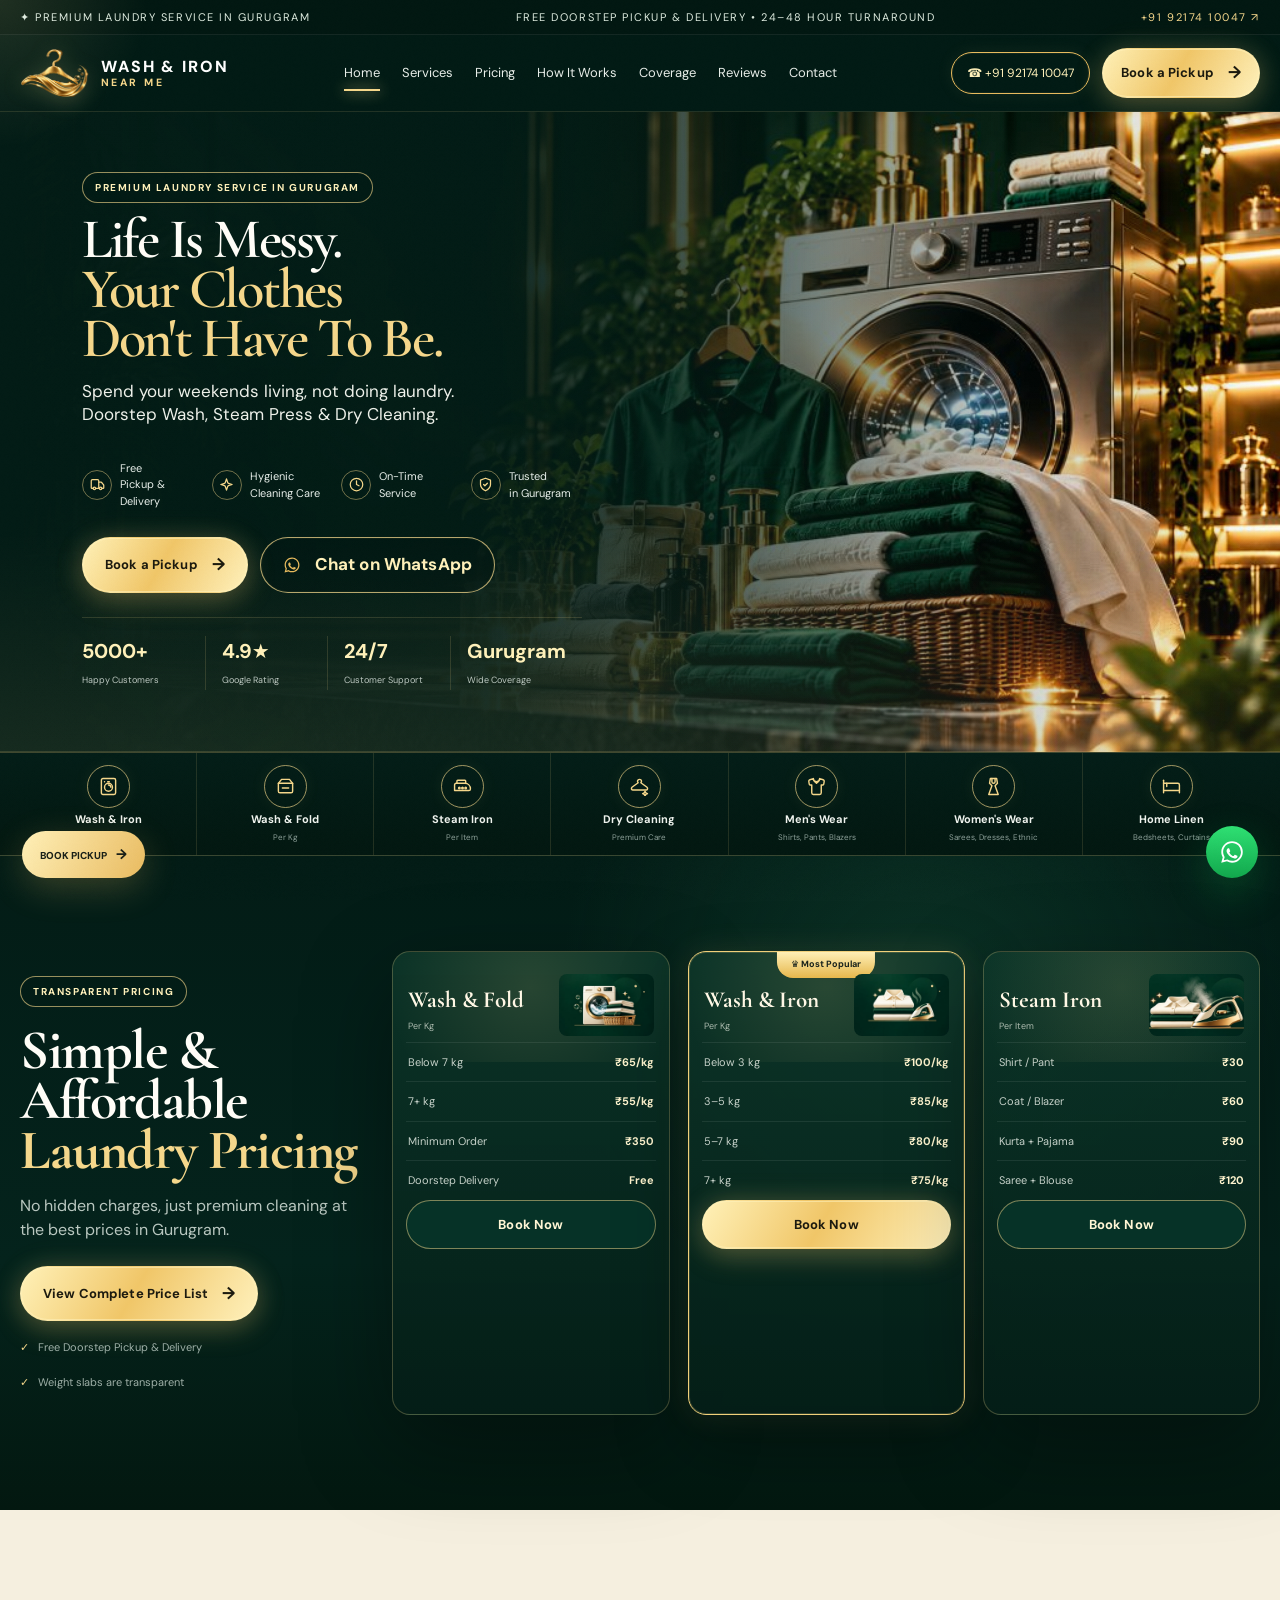
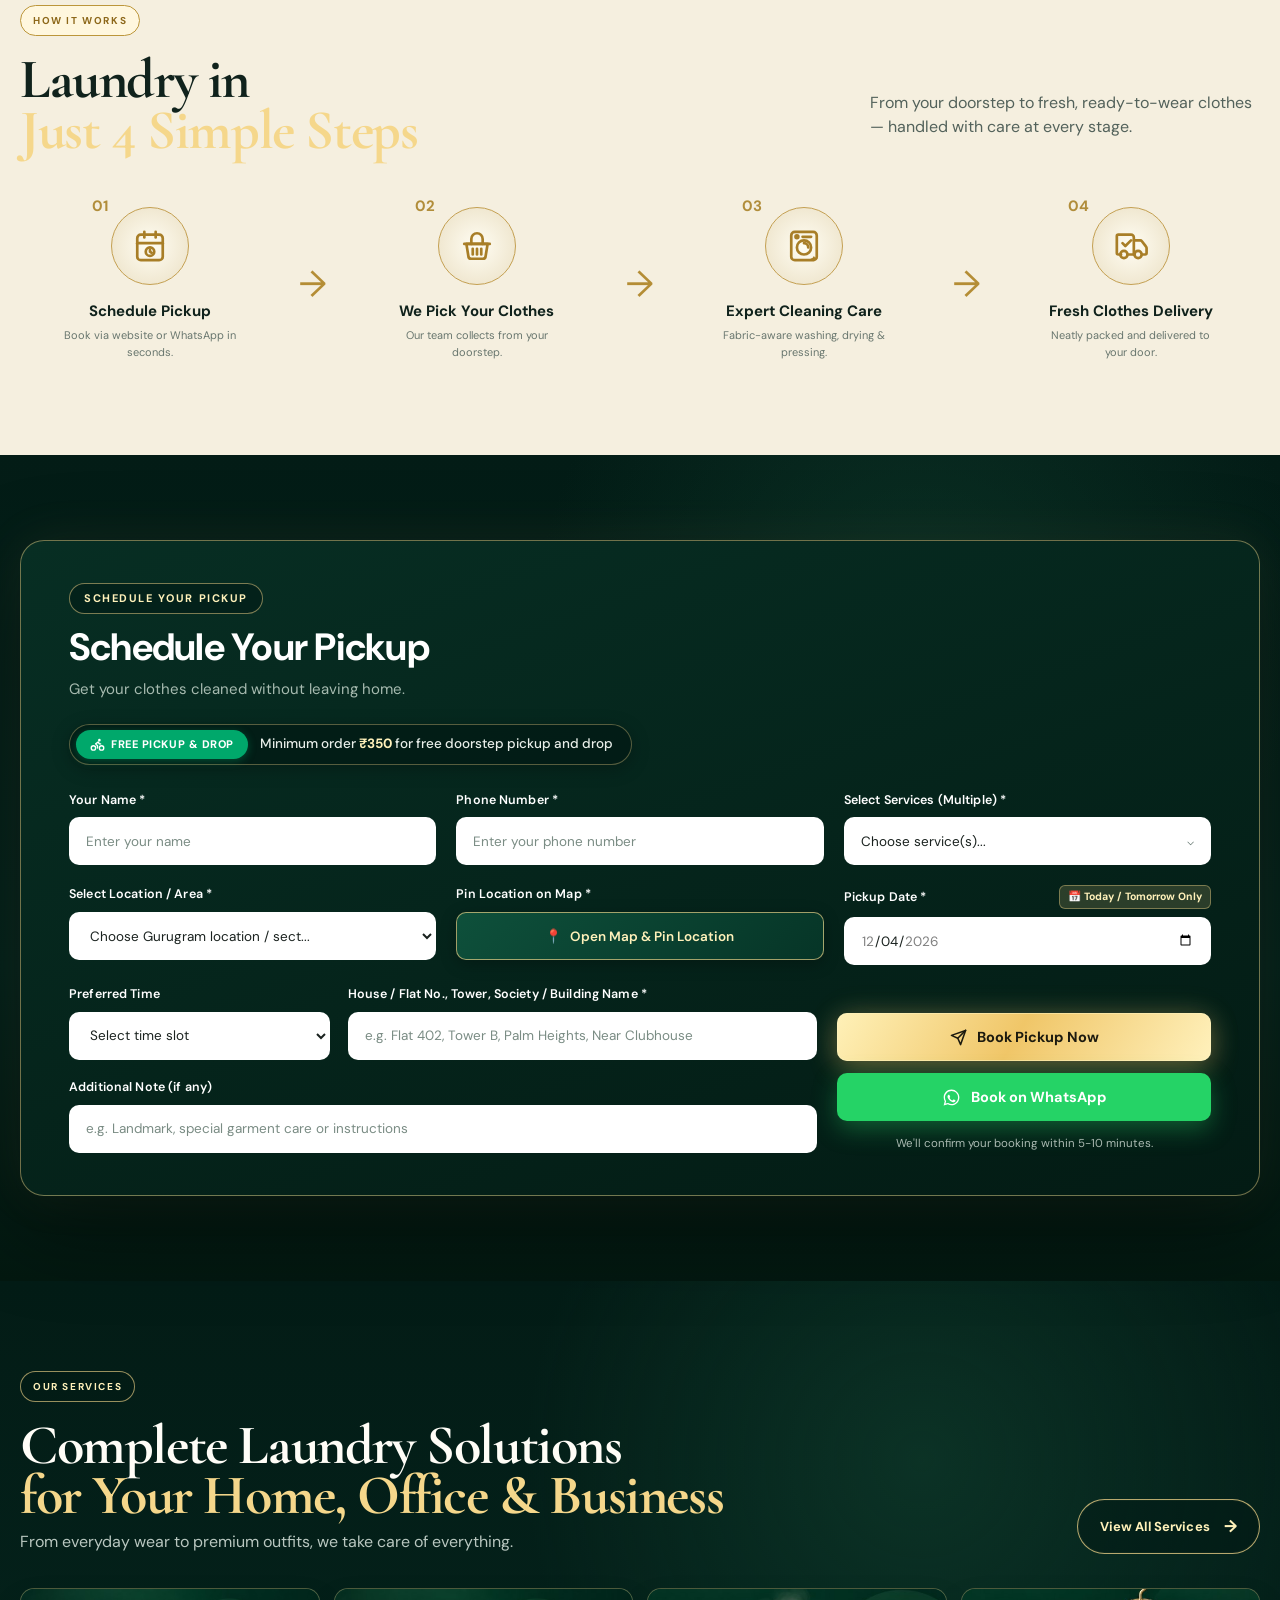
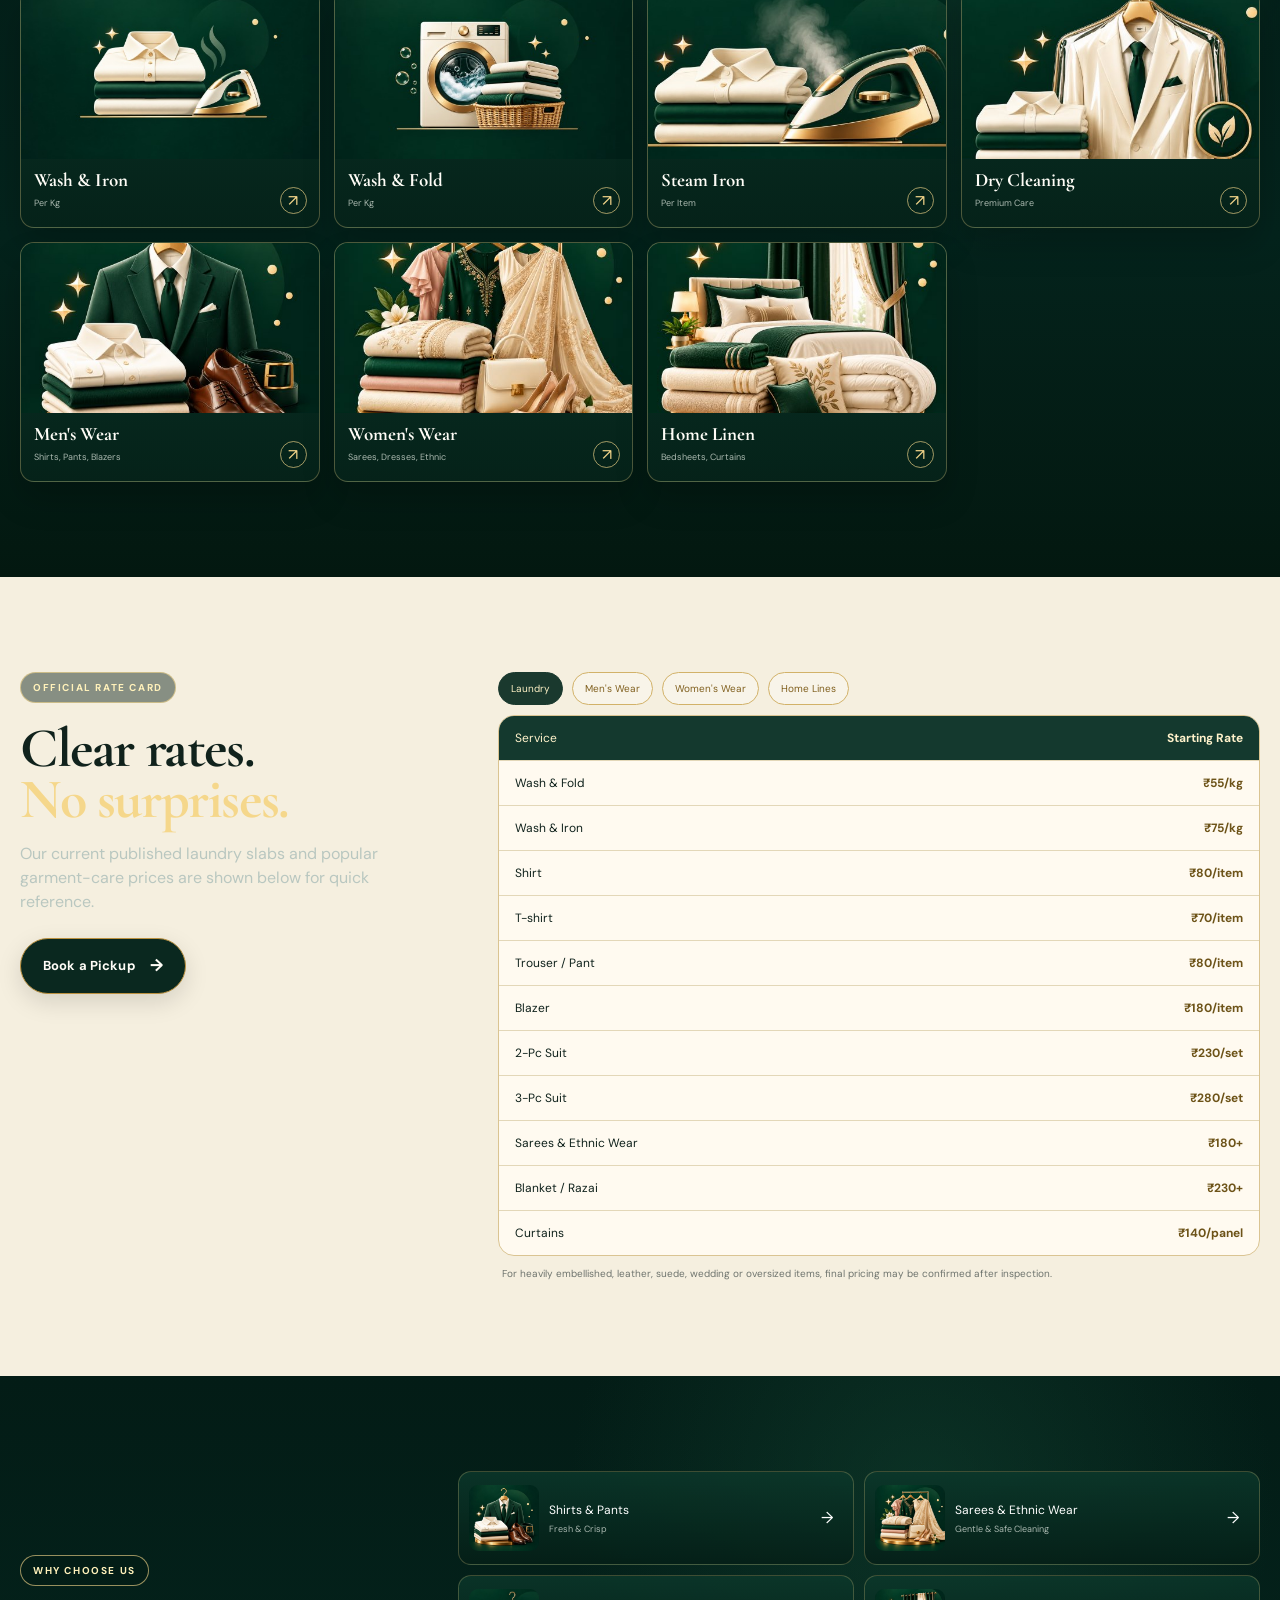
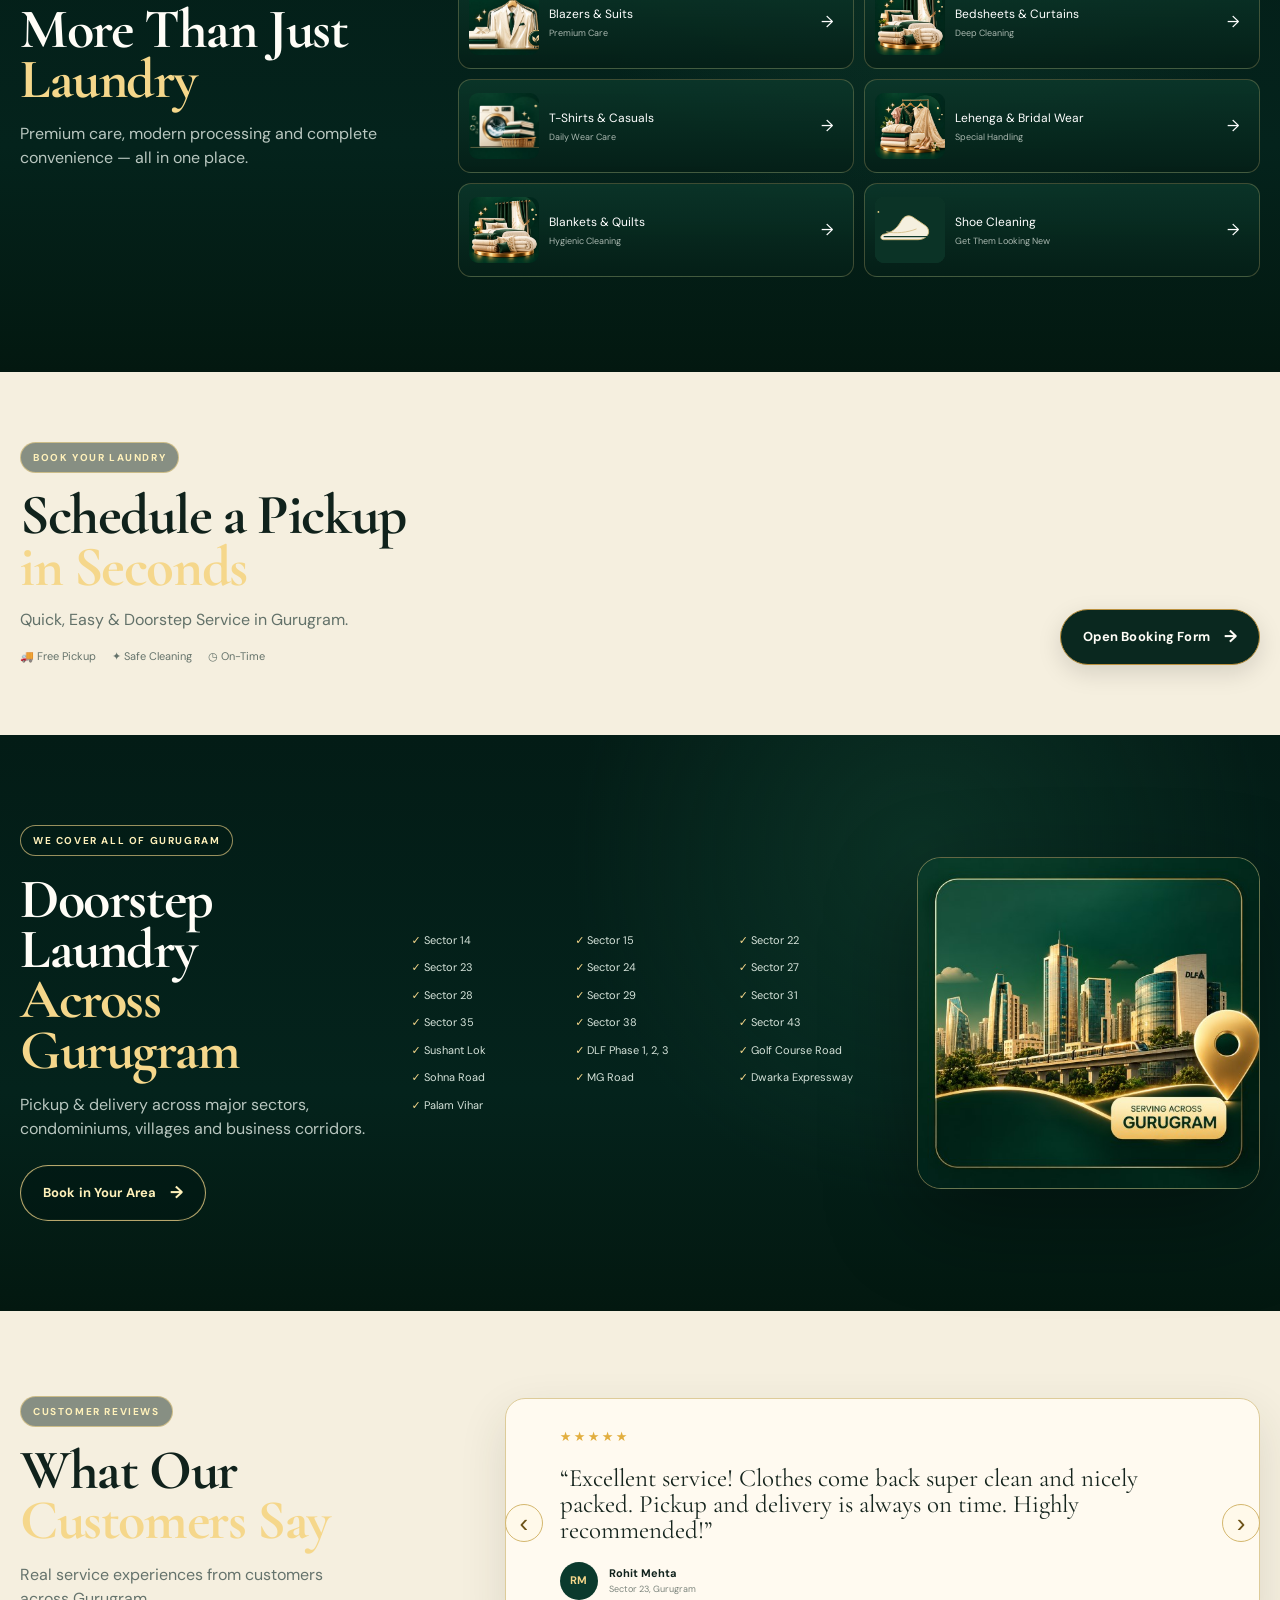
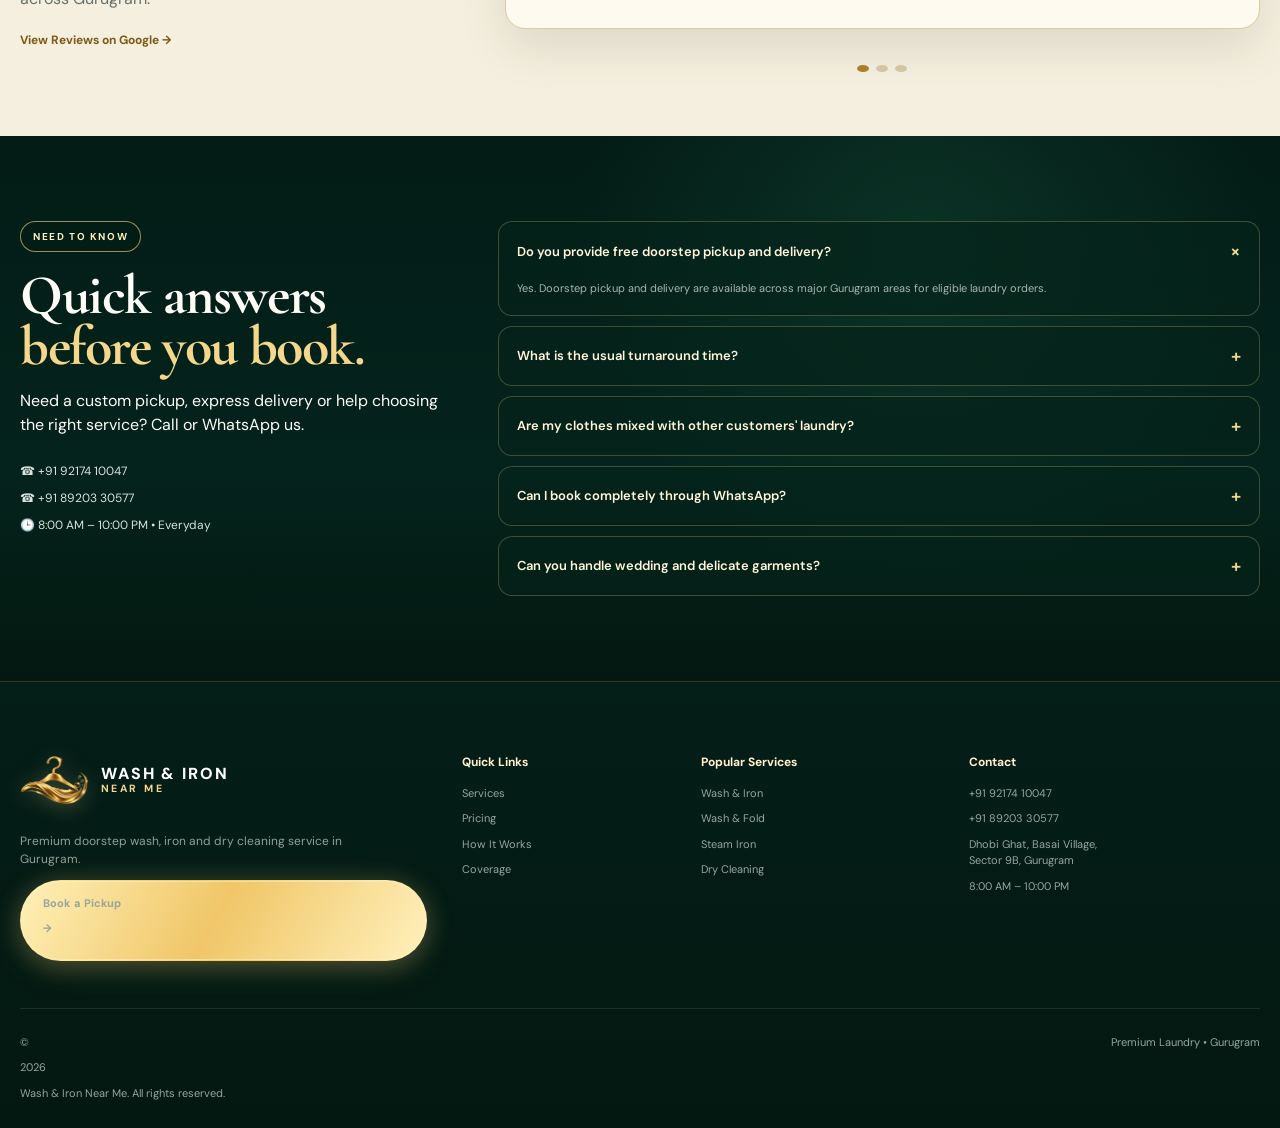
<file: index.html>
<!doctype html>
<html lang="en-IN">

<head>
  <meta charset="utf-8">
  <meta name="viewport" content="width=device-width, initial-scale=1">
  <meta name="theme-color" content="#031c16">
  <meta name="description"
    content="Wash & Iron Near Me — premium doorstep laundry, wash & iron, wash & fold, steam ironing and dry cleaning in Gurugram. Transparent rates and WhatsApp booking.">
  <meta name="robots" content="index,follow">
  <link rel="canonical" href="https://washandironnearme.in/">
  <link rel="icon" href="assets/favicon.png" type="image/png">
  <link rel="icon" href="assets/favicon.svg" type="image/svg+xml">
  <title>Wash & Iron Near Me | Premium Laundry & Ironing in Gurugram</title>
  <link rel="preconnect" href="https://fonts.googleapis.com">
  <link rel="preconnect" href="https://fonts.gstatic.com" crossorigin>
  <link
    href="https://fonts.googleapis.com/css2?family=Cormorant+Garamond:wght@500;600;700&family=DM+Sans:wght@400;500;600;700&display=swap"
    rel="stylesheet">
  <link rel="stylesheet" href="css/styles.css?v=20261007_v6">
  <style>
    /* ========================================================
       Website-Native Schedule Section & Hero Section Styles
       ======================================================== */
    .hero {
      background: linear-gradient(90deg, #031c16 0%, rgba(3, 28, 22, .96) 38%, rgba(3, 28, 22, .72) 56%, rgba(3, 28, 22, .18) 80%, transparent 100%), url('assets/hero-photo.jpg') right center / cover no-repeat !important;
      min-height: 640px;
      display: flex !important;
      align-items: center !important;
      padding: 4px 0 5px !important;
      position: relative;
    }

    .hero .container {
      width: min(1260px, calc(100% - 60px)) !important;
      margin: 0 auto !important;
      padding: 0 20px !important;
    }

    .hero-grid {
      display: block !important;
      max-width: 540px !important;
      margin: 0 !important;
      padding-left: clamp(15px, 2.5vw, 40px) !important;
      text-align: left !important;
    }

    .hero-copy {
      max-width: 540px !important;
      text-align: left !important;
      margin: 0 !important;
      transform: translateY(-20px);
    }

    .hero-copy .eyebrow {
      margin-bottom: 12px !important;
    }

    .hero h1 {
      font-size: clamp(42px, 4.4vw, 68px) !important;
      line-height: .88 !important;
      margin: 0 0 16px !important;
      text-align: left !important;
    }

    .hero-lead {
      font-size: 17px !important;
      line-height: 1.35 !important;
      margin: 0 0 34px !important;
      text-align: left !important;
      max-width: 480px !important;
    }

    .trust-row {
      max-width: 520px !important;
      margin: 0 0 28px !important;
      text-align: left !important;
    }

    .hero-actions {
      justify-content: flex-start !important;
      margin: 0 0 24px !important;
    }

    .stats {
      max-width: 500px !important;
      margin-top: 20px !important;
    }

    .hero-light {
      display: none !important;
    }

    /* Service strip SVG icons */
    .round-icon {
      display: grid !important;
      place-items: center !important;
      transition: transform .2s ease, border-color .2s ease, box-shadow .2s ease !important;
    }

    .strip-services a:hover .round-icon {
      transform: translateY(-2px);
      border-color: var(--gold) !important;
      box-shadow: 0 0 22px rgba(245, 215, 139, .3) !important;
    }

    .round-icon svg {
      display: block;
      stroke: var(--gold);
    }

    /* How It Works Process Icons */
    .process-icon {
      width: 78px !important;
      height: 78px !important;
      border: 1px solid #c4a052 !important;
      border-radius: 50% !important;
      display: grid !important;
      place-items: center !important;
      margin: 0 auto 15px !important;
      background: radial-gradient(circle, #fffdf3 0%, #eadfc3 100%) !important;
      transition: transform .25s ease, box-shadow .25s ease, border-color .25s ease !important;
    }

    .process-icon svg {
      display: block !important;
      stroke: #a87e27 !important;
      transition: transform .25s ease !important;
    }

    .process-step:hover .process-icon {
      transform: translateY(-4px) !important;
      border-color: #8d681a !important;
      box-shadow: 0 10px 24px rgba(168, 126, 39, 0.22) !important;
    }

    .process-step:hover .process-icon svg {
      transform: scale(1.08) !important;
    }

    /* Brand Logo & Typography */
    .brand {
      display: inline-flex !important;
      align-items: center !important;
      gap: 12px !important;
      text-decoration: none !important;
    }

    .brand-logo {
      height: 48px !important;
      width: auto !important;
      display: block !important;
      filter: drop-shadow(0 3px 10px rgba(245, 215, 139, 0.28)) !important;
      transition: transform .25s ease !important;
    }

    .brand:hover .brand-logo {
      transform: scale(1.06) rotate(-2deg) !important;
    }

    .brand-text {
      display: flex !important;
      flex-direction: column !important;
      gap: 2px !important;
      text-align: left !important;
    }

    .brand-title {
      font-family: 'DM Sans', system-ui, sans-serif !important;
      font-size: 16px !important;
      font-weight: 800 !important;
      letter-spacing: 0.12em !important;
      color: #ffffff !important;
      line-height: 1.1 !important;
      display: block !important;
    }

    .brand-tag {
      font-family: 'DM Sans', system-ui, sans-serif !important;
      font-size: 10.5px !important;
      font-weight: 700 !important;
      letter-spacing: 0.24em !important;
      color: var(--gold, #f5d78b) !important;
      line-height: 1 !important;
      display: block !important;
    }

    .footer-brand {
      margin-bottom: 16px !important;
    }

    @media (max-width: 560px) {
      .brand-logo {
        height: 40px !important;
      }

      .brand-title {
        font-size: 14px !important;
      }

      .brand-tag {
        font-size: 9px !important;
      }
    }

    /* SCHEDULE SECTION - Exact Image 2 Layout in Native Emerald & Gold */
    .schedule-section {
      padding: 85px 0 !important;
      position: relative !important;
    }

    .schedule-card {
      position: relative !important;
      border: 1px solid rgba(245, 215, 139, 0.45) !important;
      background: linear-gradient(160deg, #072e23 0%, #031b14 100%) !important;
      border-radius: 24px !important;
      padding: 42px 48px !important;
      box-shadow: 0 30px 90px rgba(0, 0, 0, .45), 0 0 50px rgba(245, 215, 139, 0.08) !important;
      color: #ffffff !important;
      z-index: 2 !important;
      opacity: 1 !important;
      display: block !important;
      box-sizing: border-box !important;
    }

    .schedule-header {
      margin-bottom: 22px !important;
      text-align: left !important;
    }

    .schedule-eyebrow {
      display: inline-flex !important;
      align-items: center !important;
      border: 1px solid rgba(245, 215, 139, 0.5) !important;
      border-radius: 999px !important;
      padding: 6px 14px !important;
      color: var(--gold-3, #fff1ba) !important;
      font-size: 11px !important;
      letter-spacing: 0.14em !important;
      font-weight: 700 !important;
      background: rgba(3, 28, 22, 0.6) !important;
      margin-bottom: 12px !important;
      text-transform: uppercase !important;
    }

    .schedule-title {
      font-family: 'DM Sans', system-ui, sans-serif !important;
      font-size: clamp(28px, 3.4vw, 38px) !important;
      font-weight: 700 !important;
      color: #ffffff !important;
      margin: 0 0 8px !important;
      letter-spacing: -0.02em !important;
      line-height: 1.15 !important;
      text-align: left !important;
    }

    .schedule-subtitle {
      color: #a7bbb0 !important;
      font-size: 15px !important;
      margin: 0 0 24px !important;
      text-align: left !important;
    }

    /* Promo Pill */
    .schedule-promo-bar {
      margin-bottom: 26px !important;
      text-align: left !important;
    }

    .schedule-promo-pill {
      display: inline-flex !important;
      align-items: center !important;
      gap: 12px !important;
      background: rgba(3, 28, 22, 0.85) !important;
      border: 1px solid rgba(245, 215, 139, 0.35) !important;
      border-radius: 999px !important;
      padding: 5px 18px 5px 6px !important;
      max-width: 100% !important;
      flex-wrap: wrap !important;
      box-shadow: 0 4px 18px rgba(0, 0, 0, 0.25) !important;
    }

    .pill-badge {
      background: #00a86b !important;
      color: #ffffff !important;
      font-size: 11px !important;
      font-weight: 800 !important;
      letter-spacing: 0.05em !important;
      padding: 6px 14px !important;
      border-radius: 999px !important;
      display: inline-flex !important;
      align-items: center !important;
      gap: 6px !important;
      box-shadow: 0 2px 8px rgba(0, 168, 107, 0.35) !important;
    }

    .pill-text {
      color: #e8eee9 !important;
      font-size: 13.5px !important;
      font-weight: 500 !important;
    }

    .pill-text b {
      color: var(--gold-3, #fff1ba) !important;
      font-weight: 700 !important;
    }

    /* Form Rows & Layout */
    .schedule-form {
      display: flex !important;
      flex-direction: column !important;
      gap: 20px !important;
      width: 100% !important;
    }

    .form-row {
      display: grid !important;
      gap: 20px !important;
      width: 100% !important;
    }

    .form-row-3 {
      grid-template-columns: repeat(3, 1fr) !important;
    }

    .form-group {
      display: flex !important;
      flex-direction: column !important;
      gap: 8px !important;
      position: relative !important;
      box-sizing: border-box !important;
      width: 100% !important;
      text-align: left !important;
    }

    .form-group label {
      font-size: 12.5px !important;
      font-weight: 600 !important;
      color: #ffffff !important;
      display: block !important;
      margin: 0 !important;
      letter-spacing: 0.01em !important;
      text-align: left !important;
    }

    .label-with-badge {
      display: flex !important;
      align-items: center !important;
      justify-content: space-between !important;
      gap: 8px !important;
      width: 100% !important;
    }

    /* Input & Select Box styling */
    .form-group input,
    .form-group select,
    .multi-select-trigger {
      width: 100% !important;
      height: 48px !important;
      background: #ffffff !important;
      color: #1a221f !important;
      border: 1px solid rgba(255, 255, 255, 0.3) !important;
      border-radius: 10px !important;
      padding: 0 16px !important;
      font-family: 'DM Sans', system-ui, sans-serif !important;
      font-size: 13.5px !important;
      outline: none !important;
      box-sizing: border-box !important;
      transition: border-color .2s, box-shadow .2s !important;
      display: block !important;
    }

    .form-group input:focus,
    .form-group select:focus,
    .multi-select-trigger:focus {
      border-color: var(--gold, #f5d78b) !important;
      box-shadow: 0 0 0 3px rgba(245, 215, 139, 0.28) !important;
    }

    .form-group input::placeholder {
      color: #7a8c84 !important;
    }

    /* Map Pin Button */
    .btn-pin-map {
      width: 100% !important;
      height: 48px !important;
      background: linear-gradient(135deg, #0e503b 0%, #063527 100%) !important;
      border: 1.5px solid rgba(245, 215, 139, 0.65) !important;
      border-radius: 10px !important;
      color: var(--gold-3, #fff1ba) !important;
      font-family: 'DM Sans', system-ui, sans-serif !important;
      font-size: 13.5px !important;
      font-weight: 600 !important;
      display: flex !important;
      align-items: center !important;
      justify-content: center !important;
      gap: 8px !important;
      cursor: pointer !important;
      transition: transform .2s, box-shadow .2s, border-color .2s !important;
      box-sizing: border-box !important;
      box-shadow: 0 4px 16px rgba(0, 0, 0, 0.25) !important;
    }

    .btn-pin-map:hover {
      transform: translateY(-1px) !important;
      border-color: var(--gold, #f5d78b) !important;
      box-shadow: 0 6px 20px rgba(245, 215, 139, 0.25) !important;
      color: #ffffff !important;
    }

    .btn-pin-map.pinned {
      background: linear-gradient(135deg, #059669 0%, #047857 100%) !important;
      border-color: #34d399 !important;
      color: #ffffff !important;
    }

    /* Date Pill Badge */
    .badge-date-pill {
      background: rgba(245, 215, 139, 0.16) !important;
      color: var(--gold-3, #fff1ba) !important;
      border: 1px solid rgba(245, 215, 139, 0.4) !important;
      border-radius: 6px !important;
      padding: 3px 8px !important;
      font-size: 10.5px !important;
      font-weight: 700 !important;
      white-space: nowrap !important;
    }

    /* Multi-Select Dropdown */
    .multi-select-wrap {
      position: relative !important;
      width: 100% !important;
      box-sizing: border-box !important;
    }

    .multi-select-trigger {
      display: flex !important;
      align-items: center !important;
      justify-content: space-between !important;
      cursor: pointer !important;
      text-align: left !important;
    }

    .multi-select-trigger .arrow-down {
      font-size: 12px !important;
      color: #556961 !important;
    }

    .multi-select-dropdown {
      display: none;
      position: absolute !important;
      top: calc(100% + 6px) !important;
      left: 0 !important;
      right: 0 !important;
      background: #ffffff !important;
      border-radius: 12px !important;
      box-shadow: 0 16px 36px rgba(0, 0, 0, 0.4) !important;
      padding: 8px !important;
      z-index: 100 !important;
      max-height: 250px !important;
      overflow-y: auto !important;
      border: 1px solid rgba(245, 215, 139, 0.6) !important;
    }

    .multi-select-dropdown.open {
      display: block !important;
    }

    .multi-opt {
      display: flex !important;
      flex-direction: row !important;
      align-items: center !important;
      gap: 10px !important;
      padding: 8px 12px !important;
      border-radius: 7px !important;
      font-size: 13px !important;
      font-weight: 500 !important;
      color: #1a221f !important;
      cursor: pointer !important;
      margin-bottom: 2px !important;
      user-select: none !important;
    }

    .multi-opt:hover {
      background: #f5f0e4 !important;
    }

    .multi-opt input[type="checkbox"] {
      width: 16px !important;
      height: 16px !important;
      accent-color: #0b3d2d !important;
      margin: 0 !important;
      cursor: pointer !important;
      flex-shrink: 0 !important;
    }

    /* Lower Section: 2fr Left Fields, 1fr Right Action Stack */
    .form-lower-grid {
      display: grid !important;
      grid-template-columns: 2fr 1fr !important;
      gap: 20px !important;
      align-items: stretch !important;
      width: 100% !important;
    }

    .form-lower-fields {
      display: flex !important;
      flex-direction: column !important;
      gap: 18px !important;
      width: 100% !important;
    }

    .form-row-custom {
      display: grid !important;
      grid-template-columns: 1fr 1.8fr !important;
      gap: 18px !important;
      width: 100% !important;
    }

    .form-actions-stack {
      display: flex !important;
      flex-direction: column !important;
      gap: 12px !important;
      justify-content: flex-end !important;
      width: 100% !important;
    }

    /* Action Buttons */
    .btn-book-action {
      width: 100% !important;
      height: 48px !important;
      border-radius: 10px !important;
      font-family: 'DM Sans', system-ui, sans-serif !important;
      font-size: 14.5px !important;
      font-weight: 700 !important;
      display: flex !important;
      align-items: center !important;
      justify-content: center !important;
      gap: 10px !important;
      border: none !important;
      cursor: pointer !important;
      transition: transform .2s ease, box-shadow .2s ease !important;
      box-sizing: border-box !important;
    }

    .btn-pickup-action {
      color: #1c1a0f !important;
      background: linear-gradient(120deg, #fff1b8 0%, #f0c668 48%, #fff1bc 100%) !important;
      box-shadow: 0 0 0 1px rgba(255, 242, 188, 0.55) inset, 0 8px 28px rgba(232, 187, 94, 0.32), 0 0 30px rgba(245, 215, 139, 0.15) !important;
    }

    .btn-pickup-action:hover {
      transform: translateY(-2px) !important;
      box-shadow: 0 12px 32px rgba(232, 187, 94, 0.45), 0 0 35px rgba(245, 215, 139, 0.25) !important;
    }

    .btn-wa-action {
      color: #ffffff !important;
      background: #25D366 !important;
      box-shadow: 0 8px 24px rgba(37, 211, 102, 0.35) !important;
    }

    .btn-wa-action:hover {
      transform: translateY(-2px) !important;
      background: #20bd5a !important;
      box-shadow: 0 12px 32px rgba(37, 211, 102, 0.5) !important;
    }

    .schedule-guarantee-note {
      font-size: 11.5px !important;
      color: #aab9b1 !important;
      text-align: center !important;
      margin: 2px 0 0 !important;
    }

    /* Responsive */
    @media (max-width: 960px) {
      .form-row-3 {
        grid-template-columns: 1fr !important;
      }

      .form-lower-grid {
        grid-template-columns: 1fr !important;
      }

      .form-row-custom {
        grid-template-columns: 1fr !important;
      }

      .schedule-card {
        padding: 26px 18px !important;
      }

      .form-actions-stack {
        padding-top: 10px !important;
      }
    }

    @media (max-width: 768px) {
      .hero {
        min-height: auto !important;
        padding: 35px 0 35px !important;
        background: linear-gradient(180deg, rgba(3, 28, 22, 0.95) 0%, rgba(3, 28, 22, 0.92) 100%), url('assets/hero-photo.jpg') center / cover no-repeat !important;
      }

      .hero-copy {
        transform: none !important;
      }
    }
  </style>
</head>

<body>
  <div class="noise"></div>
  <div class="cursor-glow"></div>

  <div class="top-strip">
    <div class="container strip-inner">
      <span>✦ PREMIUM LAUNDRY SERVICE IN GURUGRAM</span>
      <span class="strip-hide">FREE DOORSTEP PICKUP &amp; DELIVERY • 24–48 HOUR TURNAROUND</span>
      <a href="tel:+919217410047">+91 92174 10047 ↗</a>
    </div>
  </div>

  <header class="nav-wrap">
    <div class="container nav">
      <a class="brand" href="#home" aria-label="Wash and Iron Near Me home">
        <img class="brand-logo" src="assets/logo.png" alt="Wash & Iron Near Me">
        <span class="brand-text">
          <strong class="brand-title">WASH &amp; IRON</strong>
          <small class="brand-tag">NEAR ME</small>
        </span>
      </a>
      <button class="menu-toggle" aria-label="Toggle menu"
        aria-expanded="false"><span></span><span></span><span></span></button>
      <nav class="nav-links">
        <a class="active" href="#home">Home</a>
        <a href="#services">Services</a>
        <a href="pricing.html">Pricing</a>
        <a href="#process">How It Works</a>
        <a href="#coverage">Coverage</a>
        <a href="#reviews">Reviews</a>
        <a href="#contact">Contact</a>
      </nav>
      <div class="nav-actions">
        <a class="phone-pill" href="tel:+919217410047">☎ +91 92174 10047</a>
        <a class="btn btn-gold btn-small" href="#booking">Book a Pickup <span>→</span></a>
      </div>
    </div>
  </header>

  <main id="home">
    <section class="hero section-dark">
      <div class="hero-light hero-light-1"></div>
      <div class="hero-light hero-light-2"></div>
      <div class="container">
        <div class="hero-grid">
          <div class="hero-copy reveal">
            <div class="eyebrow">PREMIUM LAUNDRY SERVICE IN GURUGRAM</div>
            <h1>Life Is Messy.<br><em>Your Clothes</em><br><span>Don't Have To Be.</span></h1>
            <p class="hero-lead">Spend your weekends living, not doing laundry.<br>Doorstep Wash, Steam Press &amp; Dry
              Cleaning.</p>

            <div class="trust-row">
              <div><b><svg width="15" height="15" viewBox="0 0 24 24" fill="none" stroke="currentColor" stroke-width="2"
                    stroke-linecap="round" stroke-linejoin="round" aria-hidden="true">
                    <path d="M14 18V6a2 2 0 0 0-2-2H4a2 2 0 0 0-2 2v11a1 1 0 0 0 1 1h2"></path>
                    <path d="M15 18H9"></path>
                    <path d="M19 18h2a1 1 0 0 0 1-1v-3.65a1 1 0 0 0-.22-.624l-3.48-4.35A1 1 0 0 0 17.52 8H14"></path>
                    <circle cx="17" cy="18" r="2"></circle>
                    <circle cx="7" cy="18" r="2"></circle>
                  </svg></b><span>Free<br>Pickup &amp; Delivery</span></div>
              <div><b><svg width="15" height="15" viewBox="0 0 24 24" fill="none" stroke="currentColor" stroke-width="2"
                    stroke-linecap="round" stroke-linejoin="round" aria-hidden="true">
                    <path
                      d="m12 3-1.9 5.8a2 2 0 0 1-1.3 1.3L3 12l5.8 1.9a2 2 0 0 1 1.3 1.3L12 21l1.9-5.8a2 2 0 0 1 1.3-1.3L21 12l-5.8-1.9a2 2 0 0 1-1.3-1.3Z">
                    </path>
                  </svg></b><span>Hygienic<br>Cleaning Care</span></div>
              <div><b><svg width="15" height="15" viewBox="0 0 24 24" fill="none" stroke="currentColor" stroke-width="2"
                    stroke-linecap="round" stroke-linejoin="round" aria-hidden="true">
                    <circle cx="12" cy="12" r="10"></circle>
                    <polyline points="12 6 12 12 16 14"></polyline>
                  </svg></b><span>On-Time<br>Service</span></div>
              <div><b><svg width="15" height="15" viewBox="0 0 24 24" fill="none" stroke="currentColor" stroke-width="2"
                    stroke-linecap="round" stroke-linejoin="round" aria-hidden="true">
                    <path d="M12 22s8-4 8-10V5l-8-3-8 3v7c0 6 8 10 8 10"></path>
                    <path d="m9 12 2 2 4-4"></path>
                  </svg></b><span>Trusted<br>in Gurugram</span></div>
            </div>

            <div class="hero-actions">
              <a class="btn btn-gold" href="#booking">Book a Pickup <span>→</span></a>
              <a class="btn btn-outline"
                href="https://wa.me/919217410047?text=Hi%20Wash%20%26%20Iron%20Near%20Me%2C%20I%20want%20to%20book%20a%20laundry%20pickup."
                target="_blank" rel="noopener"><svg width="18" height="18" viewBox="0 0 24 24" fill="currentColor"
                  style="color:var(--gold-2);flex-shrink:0" aria-hidden="true">
                  <path
                    d="M12.04 2c-5.46 0-9.91 4.45-9.91 9.91 0 1.75.46 3.45 1.32 4.95L2.05 22l5.25-1.38c1.45.79 3.08 1.21 4.74 1.21 5.46 0 9.91-4.45 9.91-9.91 0-2.65-1.03-5.14-2.9-7.01A9.816 9.816 0 0 0 12.04 2m.01 1.67c2.2 0 4.26.86 5.82 2.42a8.225 8.225 0 0 1 2.41 5.83c0 4.54-3.7 8.24-8.24 8.24-1.48 0-2.93-.4-4.2-1.15l-.3-.18-3.12.82.83-3.04-.2-.31a8.19 8.19 0 0 1-1.26-4.38c0-4.54 3.7-8.24 8.24-8.24m4.54 11.66c-.25-.13-1.47-.72-1.7-.81-.23-.08-.39-.13-.56.13-.17.25-.64.81-.79.97-.14.17-.29.19-.54.06-.25-.13-1.05-.39-2-1.23-.74-.66-1.24-1.47-1.38-1.72-.14-.25-.02-.38.11-.51.11-.11.25-.29.37-.44.13-.15.17-.25.25-.42.08-.17.04-.31-.02-.44-.06-.13-.56-1.35-.77-1.85-.2-.48-.41-.42-.56-.43h-.48c-.17 0-.44.06-.66.31-.23.25-.87.85-.87 2.07s.89 2.4 1.01 2.57c.13.17 1.75 2.68 4.25 3.75.59.26 1.06.41 1.42.52.6.19 1.14.16 1.57.1.48-.07 1.47-.6 1.68-1.18.21-.58.21-1.08.14-1.18-.06-.11-.22-.17-.47-.29z" />
                </svg><span>Chat on WhatsApp</span></a>
            </div>

            <div class="stats">
              <div><strong data-counter="5000">0</strong><small>Happy Customers</small></div>
              <div><strong>4.9★</strong><small>Google Rating</small></div>
              <div><strong>24/7</strong><small>Customer Support</small></div>
              <div><strong>Gurugram</strong><small>Wide Coverage</small></div>
            </div>
          </div>
        </div>
      </div>
    </section>

    <section class="service-strip section-dark-soft">
      <div class="container strip-services">
        <a href="#pricing"><span class="round-icon"><svg width="19" height="19" viewBox="0 0 24 24" fill="none"
              stroke="currentColor" stroke-width="1.8" stroke-linecap="round" stroke-linejoin="round"
              aria-hidden="true">
              <rect x="3" y="2" width="18" height="20" rx="2"></rect>
              <circle cx="12" cy="13" r="5"></circle>
              <path d="M12 10a3 3 0 0 1 3 3"></path>
              <line x1="7" y1="6" x2="7.01" y2="6"></line>
              <line x1="11" y1="6" x2="13" y2="6"></line>
            </svg></span><b>Wash &amp; Iron</b><small>Per Kg</small></a>
        <a href="#pricing"><span class="round-icon"><svg width="19" height="19" viewBox="0 0 24 24" fill="none"
              stroke="currentColor" stroke-width="1.8" stroke-linecap="round" stroke-linejoin="round"
              aria-hidden="true">
              <path d="M21 8H3v10a2 2 0 0 0 2 2h14a2 2 0 0 0 2-2V8Z"></path>
              <path d="M3 8l4-5h10l4 5"></path>
              <line x1="8" y1="14" x2="16" y2="14"></line>
            </svg></span><b>Wash &amp; Fold</b><small>Per Kg</small></a>
        <a href="#pricing"><span class="round-icon"><svg width="19" height="19" viewBox="0 0 24 24" fill="none"
              stroke="currentColor" stroke-width="1.8" stroke-linecap="round" stroke-linejoin="round"
              aria-hidden="true">
              <path d="M2 17h18a2 2 0 0 0 2-2c0-4-3-7-7-7H4a2 2 0 0 0-2 2v7z"></path>
              <path d="M5 8V5a1 1 0 0 1 1-1h9a1 1 0 0 1 1 1v3"></path>
              <circle cx="8" cy="14" r="1"></circle>
              <circle cx="12" cy="14" r="1"></circle>
              <circle cx="16" cy="14" r="1"></circle>
            </svg></span><b>Steam Iron</b><small>Per Item</small></a>
        <a href="#services"><span class="round-icon"><svg width="19" height="19" viewBox="0 0 24 24" fill="none"
              stroke="currentColor" stroke-width="1.8" stroke-linecap="round" stroke-linejoin="round"
              aria-hidden="true">
              <path
                d="M12 3a2.5 2.5 0 0 0-2.5 2.5c0 .7.3 1.3.8 1.8L2.5 13A2 2 0 0 0 4 16.5h16a2 2 0 0 0 1.5-3.5L13.7 7.3c.5-.5.8-1.1.8-1.8A2.5 2.5 0 0 0 12 3z">
              </path>
              <path d="m19 18 1 2 2 1-2 1-1 2-1-2-2-1 2-1z"></path>
            </svg></span><b>Dry Cleaning</b><small>Premium Care</small></a>
        <a href="#services"><span class="round-icon"><svg width="19" height="19" viewBox="0 0 24 24" fill="none"
              stroke="currentColor" stroke-width="1.8" stroke-linecap="round" stroke-linejoin="round"
              aria-hidden="true">
              <path
                d="M20.38 3.46 16 2a4 4 0 0 1-8 0L3.62 3.46a2 2 0 0 0-1.34 2.23l.58 3.47a1 1 0 0 0 .99.84H6v10a2 2 0 0 0 2 2h8a2 2 0 0 0 2-2V10h2.15a1 1 0 0 0 .99-.84l.58-3.47a2 2 0 0 0-1.34-2.23z">
              </path>
              <path d="m10 6 2 2 2-2"></path>
            </svg></span><b>Men's Wear</b><small>Shirts, Pants, Blazers</small></a>
        <a href="#services"><span class="round-icon"><svg width="19" height="19" viewBox="0 0 24 24" fill="none"
              stroke="currentColor" stroke-width="1.8" stroke-linecap="round" stroke-linejoin="round"
              aria-hidden="true">
              <path d="M8 2h8l1 6-3 3 4 11H6l4-11-3-3 1-6z"></path>
              <path d="M10 2v4a2 2 0 0 0 4 0V2"></path>
            </svg></span><b>Women's Wear</b><small>Sarees, Dresses, Ethnic</small></a>
        <a href="#services"><span class="round-icon"><svg width="19" height="19" viewBox="0 0 24 24" fill="none"
              stroke="currentColor" stroke-width="1.8" stroke-linecap="round" stroke-linejoin="round"
              aria-hidden="true">
              <path d="M2 4v16"></path>
              <path d="M2 8h18a2 2 0 0 1 2 2v10"></path>
              <path d="M2 17h20"></path>
              <path d="M6 8v4"></path>
            </svg></span><b>Home Linen</b><small>Bedsheets, Curtains</small></a>
      </div>
    </section>

    <section class="section section-dark pricing" id="pricing">
      <div class="container pricing-grid">
        <div class="section-intro reveal">
          <div class="eyebrow">TRANSPARENT PRICING</div>
          <h2>Simple &amp; Affordable<br><em>Laundry Pricing</em></h2>
          <p>No hidden charges, just premium cleaning at the best prices in Gurugram.</p>
          <a class="btn btn-gold" href="pricing.html">View Complete Price List <span>→</span></a>
          <div class="pricing-note"><span>✓</span> Free Doorstep Pickup &amp; Delivery</div>
          <div class="pricing-note"><span>✓</span> Weight slabs are transparent</div>
        </div>

        <div class="price-card reveal">
          <div class="price-card-top">
            <div>
              <h3>Wash &amp; Fold</h3><small>Per Kg</small>
            </div><img src="assets/wash_and_fold.jpg" alt="Folded laundry" loading="lazy">
          </div>
          <div class="rate-line"><span>Below 7 kg</span><b>₹65/kg</b></div>
          <div class="rate-line"><span>7+ kg</span><b>₹55/kg</b></div>
          <div class="rate-line"><span>Minimum Order</span><b>₹350</b></div>
          <div class="rate-line"><span>Doorstep Delivery</span><b>Free</b></div>
          <a class="btn btn-darkgold btn-wide" href="#booking">Book Now</a>
        </div>

        <div class="price-card featured reveal delay-1">
          <div class="popular">♛ Most Popular</div>
          <div class="price-card-top">
            <div>
              <h3>Wash &amp; Iron</h3><small>Per Kg</small>
            </div><img src="assets/wash_and_iron.jpg" alt="Freshly pressed clothes" loading="lazy">
          </div>
          <div class="rate-line"><span>Below 3 kg</span><b>₹100/kg</b></div>
          <div class="rate-line"><span>3–5 kg</span><b>₹85/kg</b></div>
          <div class="rate-line"><span>5–7 kg</span><b>₹80/kg</b></div>
          <div class="rate-line"><span>7+ kg</span><b>₹75/kg</b></div>
          <a class="btn btn-gold btn-wide" href="#booking">Book Now</a>
        </div>

        <div class="price-card reveal delay-2">
          <div class="price-card-top">
            <div>
              <h3>Steam Iron</h3><small>Per Item</small>
            </div><img src="assets/steam_iron.jpg" alt="Steam iron" loading="lazy">
          </div>
          <div class="rate-line"><span>Shirt / Pant</span><b>₹30</b></div>
          <div class="rate-line"><span>Coat / Blazer</span><b>₹60</b></div>
          <div class="rate-line"><span>Kurta + Pajama</span><b>₹90</b></div>
          <div class="rate-line"><span>Saree + Blouse</span><b>₹120</b></div>
          <a class="btn btn-darkgold btn-wide" href="#booking">Book Now</a>
        </div>
      </div>
    </section>

    <section class="section cream process" id="process">
      <div class="container">
        <div class="section-label">HOW IT WORKS</div>
        <div class="process-head">
          <h2>Laundry in<br><em>Just 4 Simple Steps</em></h2>
          <p>From your doorstep to fresh, ready-to-wear clothes — handled with care at every stage.</p>
        </div>
        <div class="process-grid">
          <div class="process-step reveal">
            <div class="num">01</div>
            <div class="process-icon">
              <svg width="34" height="34" viewBox="0 0 24 24" fill="none" stroke="currentColor" stroke-width="1.9"
                stroke-linecap="round" stroke-linejoin="round" aria-hidden="true">
                <rect x="3" y="4" width="18" height="18" rx="2.5" ry="2.5"></rect>
                <line x1="16" y1="2" x2="16" y2="6"></line>
                <line x1="8" y1="2" x2="8" y2="6"></line>
                <line x1="3" y1="10" x2="21" y2="10"></line>
                <circle cx="12" cy="16" r="3"></circle>
                <polyline points="12 14.8 12 16 13.2 16.8"></polyline>
              </svg>
            </div>
            <h3>Schedule Pickup</h3>
            <p>Book via website or WhatsApp in seconds.</p>
          </div>
          <div class="arrow">→</div>
          <div class="process-step reveal delay-1">
            <div class="num">02</div>
            <div class="process-icon">
              <svg width="34" height="34" viewBox="0 0 24 24" fill="none" stroke="currentColor" stroke-width="1.9"
                stroke-linecap="round" stroke-linejoin="round" aria-hidden="true">
                <path d="M4.5 10.5h15l-1.4 8.6A2 2 0 0 1 16.1 21H7.9a2 2 0 0 1-2-1.9L4.5 10.5Z"></path>
                <path d="M3 10.5h18"></path>
                <path d="M8 10.5V7a4 4 0 0 1 8 0v3.5"></path>
                <line x1="9" y1="14" x2="9" y2="18"></line>
                <line x1="12" y1="14" x2="12" y2="18"></line>
                <line x1="15" y1="14" x2="15" y2="18"></line>
              </svg>
            </div>
            <h3>We Pick Your Clothes</h3>
            <p>Our team collects from your doorstep.</p>
          </div>
          <div class="arrow">→</div>
          <div class="process-step reveal delay-2">
            <div class="num">03</div>
            <div class="process-icon">
              <svg width="34" height="34" viewBox="0 0 24 24" fill="none" stroke="currentColor" stroke-width="1.9"
                stroke-linecap="round" stroke-linejoin="round" aria-hidden="true">
                <rect x="3" y="2" width="18" height="20" rx="2.5"></rect>
                <circle cx="12" cy="13" r="5"></circle>
                <path d="M12 10a3 3 0 0 1 3 3"></path>
                <circle cx="7" cy="5.5" r="1" fill="currentColor"></circle>
                <line x1="11" y1="5.5" x2="17" y2="5.5"></line>
                <path d="m19 19 1 1.5 1.5.5-1.5.5-1 1.5-1-1.5-1.5-.5 1.5-.5z" fill="currentColor" stroke="none"></path>
              </svg>
            </div>
            <h3>Expert Cleaning Care</h3>
            <p>Fabric-aware washing, drying &amp; pressing.</p>
          </div>
          <div class="arrow">→</div>
          <div class="process-step reveal delay-3">
            <div class="num">04</div>
            <div class="process-icon">
              <svg width="34" height="34" viewBox="0 0 24 24" fill="none" stroke="currentColor" stroke-width="1.9"
                stroke-linecap="round" stroke-linejoin="round" aria-hidden="true">
                <path d="M14 18V6a2 2 0 0 0-2-2H3a1 1 0 0 0-1 1v12a1 1 0 0 0 1 1h2"></path>
                <path d="M14 8h4.5a1.5 1.5 0 0 1 1.2.6l2.8 3.7a1.5 1.5 0 0 1 .5 1.1V17a1 1 0 0 1-1 1h-2"></path>
                <circle cx="7" cy="18" r="2.5"></circle>
                <circle cx="17" cy="18" r="2.5"></circle>
                <line x1="9.5" y1="18" x2="14.5" y2="18"></line>
                <path d="m6 10 2 2 4-4"></path>
              </svg>
            </div>
            <h3>Fresh Clothes Delivery</h3>
            <p>Neatly packed and delivered to your door.</p>
          </div>
        </div>
      </div>
    </section>

    <section class="section section-dark schedule-section" id="booking">
      <div class="container">
        <div class="schedule-card">
          <div class="schedule-header">
            <div class="schedule-eyebrow">SCHEDULE YOUR PICKUP</div>
            <h2 class="schedule-title">Schedule Your Pickup</h2>
            <p class="schedule-subtitle">Get your clothes cleaned without leaving home.</p>
          </div>

          <div class="schedule-promo-bar">
            <div class="schedule-promo-pill">
              <span class="pill-badge">
                <svg width="15" height="15" viewBox="0 0 24 24" fill="none" stroke="currentColor" stroke-width="2.2"
                  stroke-linecap="round" stroke-linejoin="round" aria-hidden="true">
                  <circle cx="18.5" cy="17.5" r="3.5"></circle>
                  <circle cx="5.5" cy="17.5" r="3.5"></circle>
                  <circle cx="15" cy="5" r="1"></circle>
                  <path d="M12 17.5V14l-3-3 4-3 2 3h2"></path>
                </svg>
                FREE PICKUP &amp; DROP
              </span>
              <span class="pill-text">Minimum order <b>₹350</b> for free doorstep pickup and drop</span>
            </div>
          </div>

          <form id="bookingForm" class="schedule-form">
            <!-- Row 1 -->
            <div class="form-row form-row-3">
              <div class="form-group">
                <label for="sched-name">Your Name *</label>
                <input id="sched-name" type="text" name="name" required placeholder="Enter your name">
              </div>

              <div class="form-group">
                <label for="sched-phone">Phone Number *</label>
                <input id="sched-phone" type="tel" name="phone" inputmode="numeric" pattern="[0-9]{10}" minlength="10"
                  maxlength="10" required placeholder="Enter your phone number">
              </div>

              <div class="form-group">
                <label for="sched-services-trigger">Select Services (Multiple) *</label>
                <div class="multi-select-wrap" id="multiSelectWrap">
                  <button type="button" class="multi-select-trigger" id="sched-services-trigger" aria-haspopup="listbox"
                    aria-expanded="false">
                    <span id="servicesPlaceholderText">Choose service(s)...</span>
                    <span class="arrow-down">⌵</span>
                  </button>
                  <div class="multi-select-dropdown" id="multiSelectDropdown">
                    <label class="multi-opt"><input type="checkbox" name="services" value="Wash &amp; Iron"><span>Wash
                        &amp; Iron</span></label>
                    <label class="multi-opt"><input type="checkbox" name="services" value="Wash &amp; Fold"><span>Wash
                        &amp; Fold</span></label>
                    <label class="multi-opt"><input type="checkbox" name="services" value="Steam Iron"><span>Steam
                        Iron</span></label>
                    <label class="multi-opt"><input type="checkbox" name="services" value="Dry Cleaning"><span>Dry
                        Cleaning</span></label>
                    <label class="multi-opt"><input type="checkbox" name="services" value="Men's Wear"><span>Men's
                        Wear</span></label>
                    <label class="multi-opt"><input type="checkbox" name="services" value="Women's Wear"><span>Women's
                        Wear</span></label>
                    <label class="multi-opt"><input type="checkbox" name="services" value="Home Linen"><span>Home
                        Linen</span></label>
                  </div>
                </div>
              </div>
            </div>

            <!-- Row 2 -->
            <div class="form-row form-row-3">
              <div class="form-group">
                <label for="sched-area">Select Location / Area *</label>
                <select id="sched-area" name="area" required>
                  <option value="">Choose Gurugram location / sect...</option>
                  <option value="Sector 14">Sector 14</option>
                  <option value="Sector 15 / 17">Sector 15 / 17</option>
                  <option value="Sector 21 / 22 / 23">Sector 21 / 22 / 23</option>
                  <option value="Sector 28 / 29 / 30 / 31">Sector 28 / 29 / 30 / 31</option>
                  <option value="Sector 38 / 39 / 40">Sector 38 / 39 / 40</option>
                  <option value="Sector 43 / 45 / 46">Sector 43 / 45 / 46</option>
                  <option value="Sector 47 / 48 / 49 / 50">Sector 47 / 48 / 49 / 50</option>
                  <option value="Sector 54 / 55 / 56 / 57">Sector 54 / 55 / 56 / 57</option>
                  <option value="DLF Phase 1, 2, 3">DLF Phase 1, 2, 3</option>
                  <option value="DLF Phase 4, 5">DLF Phase 4, 5</option>
                  <option value="Cyber City / Udyog Vihar">Cyber City / Udyog Vihar</option>
                  <option value="Golf Course Road">Golf Course Road</option>
                  <option value="Golf Course Ext Road">Golf Course Ext Road</option>
                  <option value="Sohna Road">Sohna Road</option>
                  <option value="Sushant Lok 1 &amp; 2">Sushant Lok 1 &amp; 2</option>
                  <option value="South City 1 &amp; 2">South City 1 &amp; 2</option>
                  <option value="Dwarka Expressway">Dwarka Expressway</option>
                  <option value="Palam Vihar">Palam Vihar</option>
                  <option value="New Gurugram (Sec 80–95)">New Gurugram (Sec 80–95)</option>
                  <option value="Other Gurugram Area">Other Gurugram Area</option>
                </select>
              </div>

              <div class="form-group">
                <label>Pin Location on Map *</label>
                <button type="button" class="btn-pin-map" id="btnPinLocation">
                  <span class="pin-icon">📍</span>
                  <span id="pinText">Open Map &amp; Pin Location</span>
                </button>
                <input type="hidden" id="pinnedLocation" name="pinnedLocation" value="">
              </div>

              <div class="form-group">
                <div class="label-with-badge">
                  <label for="sched-date">Pickup Date *</label>
                  <span class="badge-date-pill">📅 Today / Tomorrow Only</span>
                </div>
                <input id="sched-date" type="date" name="pickupDate" required>
              </div>
            </div>

            <!-- Row 3 & 4: Left Fields & Right Action Stack -->
            <div class="form-lower-grid">
              <div class="form-lower-fields">
                <div class="form-row form-row-custom">
                  <div class="form-group time-group">
                    <label for="sched-slot">Preferred Time</label>
                    <select id="sched-slot" name="slot">
                      <option value="">Select time slot</option>
                      <option value="8 AM – 11 AM">8 AM – 11 AM</option>
                      <option value="11 AM – 2 PM">11 AM – 2 PM</option>
                      <option value="2 PM – 5 PM">2 PM – 5 PM</option>
                      <option value="5 PM – 8 PM">5 PM – 8 PM</option>
                      <option value="8 PM – 10 PM">8 PM – 10 PM</option>
                    </select>
                  </div>

                  <div class="form-group address-group">
                    <label for="sched-address">House / Flat No., Tower, Society / Building Name *</label>
                    <input id="sched-address" type="text" name="address" required
                      placeholder="e.g. Flat 402, Tower B, Palm Heights, Near Clubhouse">
                  </div>
                </div>

                <div class="form-group note-group">
                  <label for="sched-note">Additional Note (if any)</label>
                  <input id="sched-note" type="text" name="note"
                    placeholder="e.g. Landmark, special garment care or instructions">
                </div>
              </div>

              <div class="form-actions-stack">
                <button type="submit" class="btn-book-action btn-pickup-action" id="btnBookPickup">
                  <svg width="17" height="17" viewBox="0 0 24 24" fill="none" stroke="currentColor" stroke-width="2.2"
                    stroke-linecap="round" stroke-linejoin="round" aria-hidden="true">
                    <line x1="22" y1="2" x2="11" y2="13"></line>
                    <polygon points="22 2 15 22 11 13 2 9 22 2"></polygon>
                  </svg>
                  <span>Book Pickup Now</span>
                </button>

                <button type="button" class="btn-book-action btn-wa-action" id="btnBookWhatsapp">
                  <svg width="19" height="19" viewBox="0 0 24 24" fill="currentColor" aria-hidden="true">
                    <path
                      d="M12.04 2c-5.46 0-9.91 4.45-9.91 9.91 0 1.75.46 3.45 1.32 4.95L2.05 22l5.25-1.38c1.45.79 3.08 1.21 4.74 1.21 5.46 0 9.91-4.45 9.91-9.91 0-2.65-1.03-5.14-2.9-7.01A9.816 9.816 0 0 0 12.04 2m.01 1.67c2.2 0 4.26.86 5.82 2.42a8.225 8.225 0 0 1 2.41 5.83c0 4.54-3.7 8.24-8.24 8.24-1.48 0-2.93-.4-4.2-1.15l-.3-.18-3.12.82.83-3.04-.2-.31a8.19 8.19 0 0 1-1.26-4.38c0-4.54 3.7-8.24 8.24-8.24m4.54 11.66c-.25-.13-1.47-.72-1.7-.81-.23-.08-.39-.13-.56.13-.17.25-.64.81-.79.97-.14.17-.29.19-.54.06-.25-.13-1.05-.39-2-1.23-.74-.66-1.24-1.47-1.38-1.72-.14-.25-.02-.38.11-.51.11-.11.25-.29.37-.44.13-.15.17-.25.25-.42.08-.17.04-.31-.02-.44-.06-.13-.56-1.35-.77-1.85-.2-.48-.41-.42-.56-.43h-.48c-.17 0-.44.06-.66.31-.23.25-.87.85-.87 2.07s.89 2.4 1.01 2.57c.13.17 1.75 2.68 4.25 3.75.59.26 1.06.41 1.42.52.6.19 1.14.16 1.57.1.48-.07 1.47-.6 1.68-1.18.21-.58.21-1.08.14-1.18-.06-.11-.22-.17-.47-.29z" />
                  </svg>
                  <span>Book on WhatsApp</span>
                </button>

                <p class="schedule-guarantee-note">We'll confirm your booking within 5-10 minutes.</p>
              </div>
            </div>
          </form>
        </div>
      </div>
    </section>

    <section class="section section-dark services" id="services">
      <div class="container">
        <div class="services-head">
          <div>
            <div class="eyebrow">OUR SERVICES</div>
            <h2>Complete Laundry Solutions<br><em>for Your Home, Office &amp; Business</em></h2>
            <p>From everyday wear to premium outfits, we take care of everything.</p>
          </div><a class="btn btn-outline" href="#rate-card">View All Services <span>→</span></a>
        </div>
        <div class="service-grid">
          <article class="service-card reveal"><img src="assets/wash_and_iron.jpg" alt="Wash and iron laundry">
            <div>
              <h3>Wash &amp; Iron</h3><small>Per Kg</small>
            </div><a href="#booking">↗</a>
          </article>
          <article class="service-card reveal"><img src="assets/wash_and_fold.jpg" alt="Wash and fold">
            <div>
              <h3>Wash &amp; Fold</h3><small>Per Kg</small>
            </div><a href="#booking">↗</a>
          </article>
          <article class="service-card reveal"><img src="assets/steam_iron.jpg" alt="Steam ironing">
            <div>
              <h3>Steam Iron</h3><small>Per Item</small>
            </div><a href="#booking">↗</a>
          </article>
          <article class="service-card reveal"><img src="assets/dryclean.jpg" alt="Dry cleaning">
            <div>
              <h3>Dry Cleaning</h3><small>Premium Care</small>
            </div><a href="#booking">↗</a>
          </article>
          <article class="service-card reveal"><img src="assets/mens_wears.jpg" alt="Men's formal wear">
            <div>
              <h3>Men's Wear</h3><small>Shirts, Pants, Blazers</small>
            </div><a href="#booking">↗</a>
          </article>
          <article class="service-card reveal"><img src="assets/womens_wears.jpg" alt="Women's ethnic wear">
            <div>
              <h3>Women's Wear</h3><small>Sarees, Dresses, Ethnic</small>
            </div><a href="#booking">↗</a>
          </article>
          <article class="service-card reveal"><img src="assets/home_linens.jpg" alt="Home linen">
            <div>
              <h3>Home Linen</h3><small>Bedsheets, Curtains</small>
            </div><a href="#booking">↗</a>
          </article>
        </div>
      </div>
    </section>

    <section class="section cream rate-card" id="rate-card">
      <div class="container rate-layout">
        <div class="rate-copy">
          <div class="section-label">OFFICIAL RATE CARD</div>
          <h2>Clear rates.<br><em>No surprises.</em></h2>
          <p>Our current published laundry slabs and popular garment-care prices are shown below for quick reference.
          </p><a class="btn btn-dark" href="#booking">Book a Pickup <span>→</span></a>
        </div>
        <div class="rate-table-wrap">
          <div class="table-tab active">Laundry</div>
          <div class="table-tab">Men's Wear</div>
          <div class="table-tab">Women's Wear</div>
          <div class="table-tab">Home Lines</div>
          <div class="rate-table">
            <div class="table-row head"><span>Service</span><b>Starting Rate</b></div>
            <div class="table-row"><span>Wash &amp; Fold</span><b>₹55/kg</b></div>
            <div class="table-row"><span>Wash &amp; Iron</span><b>₹75/kg</b></div>
            <div class="table-row"><span>Shirt</span><b>₹80/item</b></div>
            <div class="table-row"><span>T-shirt</span><b>₹70/item</b></div>
            <div class="table-row"><span>Trouser / Pant</span><b>₹80/item</b></div>
            <div class="table-row"><span>Blazer</span><b>₹180/item</b></div>
            <div class="table-row"><span>2-Pc Suit</span><b>₹230/set</b></div>
            <div class="table-row"><span>3-Pc Suit</span><b>₹280/set</b></div>
            <div class="table-row"><span>Sarees &amp; Ethnic Wear</span><b>₹180+</b></div>
            <div class="table-row"><span>Blanket / Razai</span><b>₹230+</b></div>
            <div class="table-row"><span>Curtains</span><b>₹140/panel</b></div>
          </div>
          <p class="fineprint">For heavily embellished, leather, suede, wedding or oversized items, final pricing may be
            confirmed after inspection.</p>
        </div>
      </div>
    </section>

    <section class="section section-dark category-showcase">
      <div class="container category-layout">
        <div class="category-copy reveal">
          <div class="eyebrow">WHY CHOOSE US</div>
          <h2>More Than Just<br><em>Laundry</em></h2>
          <p>Premium care, modern processing and complete convenience — all in one place.</p>
        </div>
        <div class="category-cards">
          <a class="mini-category reveal" href="#booking"><img src="assets/mens_wears.jpg"
              alt="Shirts and pants"><span>Shirts &amp; Pants<small>Fresh &amp; Crisp</small></span>→</a>
          <a class="mini-category reveal" href="#booking"><img src="assets/womens_wears.jpg"
              alt="Sarees and ethnic wear"><span>Sarees &amp; Ethnic Wear<small>Gentle &amp; Safe
                Cleaning</small></span>→</a>
          <a class="mini-category reveal" href="#booking"><img src="assets/dryclean.jpg"
              alt="Blazers and suits"><span>Blazers &amp; Suits<small>Premium Care</small></span>→</a>
          <a class="mini-category reveal" href="#booking"><img src="assets/home_linens.jpg"
              alt="Bedsheets and curtains"><span>Bedsheets &amp; Curtains<small>Deep Cleaning</small></span>→</a>
          <a class="mini-category reveal" href="#booking"><img src="assets/wash_and_fold.jpg"
              alt="T-shirts and casuals"><span>T-Shirts &amp; Casuals<small>Daily Wear Care</small></span>→</a>
          <a class="mini-category reveal" href="#booking"><img src="assets/womens_wears.jpg"
              alt="Lehenga and bridal wear"><span>Lehenga &amp; Bridal Wear<small>Special Handling</small></span>→</a>
          <a class="mini-category reveal" href="#booking"><img src="assets/home_linens.jpg"
              alt="Blankets and quilts"><span>Blankets &amp; Quilts<small>Hygienic Cleaning</small></span>→</a>
          <a class="mini-category reveal" href="#booking"><img src="assets/shoes.svg" alt="Shoe cleaning"><span>Shoe
              Cleaning<small>Get Them Looking New</small></span>→</a>
        </div>
      </div>
    </section>

    <section class="section cream booking-band">
      <div class="container book-band-inner">
        <div>
          <div class="section-label">BOOK YOUR LAUNDRY</div>
          <h2>Schedule a Pickup<br><em>in Seconds</em></h2>
          <p>Quick, Easy &amp; Doorstep Service in Gurugram.</p>
          <div class="band-trust"><span>🚚 Free Pickup</span><span>✦ Safe Cleaning</span><span>◷ On-Time</span></div>
        </div>
        <a class="btn btn-dark" href="#booking">Open Booking Form <span>→</span></a>
      </div>
    </section>

    <section class="section section-dark coverage" id="coverage">
      <div class="container coverage-grid">
        <div class="coverage-copy reveal">
          <div class="eyebrow">WE COVER ALL OF GURUGRAM</div>
          <h2>Doorstep Laundry<br><em>Across Gurugram</em></h2>
          <p>Pickup &amp; delivery across major sectors, condominiums, villages and business corridors.</p><a
            class="btn btn-outline" href="#booking">Book in Your Area <span>→</span></a>
        </div>
        <div class="area-list reveal">
          <span>✓ Sector 14</span><span>✓ Sector 15</span><span>✓ Sector 22</span><span>✓ Sector 23</span><span>✓ Sector
            24</span><span>✓ Sector 27</span><span>✓ Sector 28</span><span>✓ Sector 29</span><span>✓ Sector
            31</span><span>✓ Sector 35</span><span>✓ Sector 38</span><span>✓ Sector 43</span><span>✓ Sushant
            Lok</span><span>✓ DLF Phase 1, 2, 3</span><span>✓ Golf Course Road</span><span>✓ Sohna Road</span><span>✓ MG
            Road</span><span>✓ Dwarka Expressway</span><span>✓ Palam Vihar</span>
        </div>
        <div class="coverage-visual reveal"><img src="assets/gurugram.jpg"
            alt="Stylised Gurugram skyline and service pin">

        </div>
      </div>
    </section>

    <section class="section cream reviews" id="reviews">
      <div class="container reviews-grid">
        <div class="reviews-copy">
          <div class="section-label">CUSTOMER REVIEWS</div>
          <h2>What Our<br><em>Customers Say</em></h2>
          <p>Real service experiences from customers across Gurugram.</p><a class="text-link"
            href="https://www.google.com/search?q=Mourya+Dry+Cleaners+Gurugram+reviews" target="_blank"
            rel="noopener">View Reviews on Google →</a>
        </div>
        <div class="review-card-wrap">
          <button class="review-nav prev" aria-label="Previous review">‹</button>
          <article class="review-card active">
            <div class="stars">★★★★★</div>
            <blockquote>“Excellent service! Clothes come back super clean and nicely packed. Pickup and delivery is
              always on time. Highly recommended!”</blockquote>
            <div class="reviewer"><span>RM</span>
              <div><b>Rohit Mehta</b><small>Sector 23, Gurugram</small></div>
            </div>
          </article>
          <article class="review-card">
            <div class="stars">★★★★★</div>
            <blockquote>“Very professional and reliable. My office laundry is now hassle free. Highly recommended for
              regular pickup.”</blockquote>
            <div class="reviewer"><span>PS</span>
              <div><b>Priya Sharma</b><small>DLF Phase 2</small></div>
            </div>
          </article>
          <article class="review-card">
            <div class="stars">★★★★★</div>
            <blockquote>“Best laundry service in Gurugram. Quality cleaning and polite staff. Will definitely continue!”
            </blockquote>
            <div class="reviewer"><span>AV</span>
              <div><b>Amit Verma</b><small>Sector 56</small></div>
            </div>
          </article>
          <button class="review-nav next" aria-label="Next review">›</button>
          <div class="review-dots"><button class="active" data-review="0"></button><button
              data-review="1"></button><button data-review="2"></button></div>
        </div>
      </div>
    </section>

    <section class="section section-dark faq-section" id="contact">
      <div class="container faq-grid">
        <div>
          <div class="eyebrow">NEED TO KNOW</div>
          <h2>Quick answers<br><em>before you book.</em></h2>
          <p>Need a custom pickup, express delivery or help choosing the right service? Call or WhatsApp us.</p>
          <div class="contact-stack"><a href="tel:+919217410047">☎ +91 92174 10047</a><a href="tel:+918920330577">☎ +91
              89203 30577</a><span>🕒 8:00 AM – 10:00 PM • Everyday</span></div>
        </div>
        <div class="faq-list">
          <div class="faq-item open"><button>Do you provide free doorstep pickup and delivery?<span>+</span></button>
            <div class="faq-answer">Yes. Doorstep pickup and delivery are available across major Gurugram areas for
              eligible laundry orders.</div>
          </div>
          <div class="faq-item"><button>What is the usual turnaround time?<span>+</span></button>
            <div class="faq-answer">Regular orders are generally completed in about 24–48 hours; express handling can be
              requested for urgent garments.</div>
          </div>
          <div class="faq-item"><button>Are my clothes mixed with other customers' laundry?<span>+</span></button>
            <div class="faq-answer">For wash-and-fold orders, customer-wise processing is maintained with hygienic
              handling and fabric-aware sorting.</div>
          </div>
          <div class="faq-item"><button>Can I book completely through WhatsApp?<span>+</span></button>
            <div class="faq-answer">Yes. Use the booking form or WhatsApp button, share your pickup details, and the
              team will confirm the order.</div>
          </div>
          <div class="faq-item"><button>Can you handle wedding and delicate garments?<span>+</span></button>
            <div class="faq-answer">Yes. Sarees, lehengas, sherwanis, suits and other premium garments can be handled
              with specialised care; final pricing can be confirmed after inspection.</div>
          </div>
        </div>
      </div>
    </section>
  </main>

  <footer class="footer section-dark-soft">
    <div class="container footer-grid">
      <div>
        <a class="brand footer-brand" href="#home" aria-label="Wash and Iron Near Me home">
          <img class="brand-logo" src="assets/logo.png" alt="Wash & Iron Near Me">
          <span class="brand-text">
            <strong class="brand-title">WASH &amp; IRON</strong>
            <small class="brand-tag">NEAR ME</small>
          </span>
        </a>
        <p>Premium doorstep wash, iron and dry cleaning service in Gurugram.</p>
        <a class="btn btn-gold" href="#booking">Book a Pickup <span>→</span></a>
      </div>
      <div>
        <h4>Quick Links</h4><a href="#services">Services</a><a href="pricing.html">Pricing</a><a href="#process">How It
          Works</a><a href="#coverage">Coverage</a>
      </div>
      <div>
        <h4>Popular Services</h4><a href="#booking">Wash &amp; Iron</a><a href="#booking">Wash &amp; Fold</a><a
          href="#booking">Steam Iron</a><a href="#booking">Dry Cleaning</a>
      </div>
      <div>
        <h4>Contact</h4><a href="tel:+919217410047">+91 92174 10047</a><a href="tel:+918920330577">+91 89203
          30577</a><span>Dhobi Ghat, Basai Village,<br>Sector 9B, Gurugram</span><span>8:00 AM – 10:00 PM</span>
      </div>
    </div>
    <div class="container footer-bottom"><span>© <span id="year"></span> Wash &amp; Iron Near Me. All rights
        reserved.</span><span>Premium Laundry • Gurugram</span></div>
  </footer>

  <a class="floating-wa"
    href="https://wa.me/919217410047?text=Hi%20Wash%20%26%20Iron%20Near%20Me%2C%20I%20want%20to%20book%20a%20pickup."
    target="_blank" rel="noopener" aria-label="WhatsApp"><svg width="26" height="26" viewBox="0 0 24 24" fill="#ffffff"
      aria-hidden="true">
      <path
        d="M12.04 2c-5.46 0-9.91 4.45-9.91 9.91 0 1.75.46 3.45 1.32 4.95L2.05 22l5.25-1.38c1.45.79 3.08 1.21 4.74 1.21 5.46 0 9.91-4.45 9.91-9.91 0-2.65-1.03-5.14-2.9-7.01A9.816 9.816 0 0 0 12.04 2m.01 1.67c2.2 0 4.26.86 5.82 2.42a8.225 8.225 0 0 1 2.41 5.83c0 4.54-3.7 8.24-8.24 8.24-1.48 0-2.93-.4-4.2-1.15l-.3-.18-3.12.82.83-3.04-.2-.31a8.19 8.19 0 0 1-1.26-4.38c0-4.54 3.7-8.24 8.24-8.24m4.54 11.66c-.25-.13-1.47-.72-1.7-.81-.23-.08-.39-.13-.56.13-.17.25-.64.81-.79.97-.14.17-.29.19-.54.06-.25-.13-1.05-.39-2-1.23-.74-.66-1.24-1.47-1.38-1.72-.14-.25-.02-.38.11-.51.11-.11.25-.29.37-.44.13-.15.17-.25.25-.42.08-.17.04-.31-.02-.44-.06-.13-.56-1.35-.77-1.85-.2-.48-.41-.42-.56-.43h-.48c-.17 0-.44.06-.66.31-.23.25-.87.85-.87 2.07s.89 2.4 1.01 2.57c.13.17 1.75 2.68 4.25 3.75.59.26 1.06.41 1.42.52.6.19 1.14.16 1.57.1.48-.07 1.47-.6 1.68-1.18.21-.58.21-1.08.14-1.18-.06-.11-.22-.17-.47-.29z" />
    </svg></a>
  <a class="floating-book" href="#booking">BOOK PICKUP <span>→</span></a>

  <script src="js/app.js"></script>
</body>

</html>
</file>
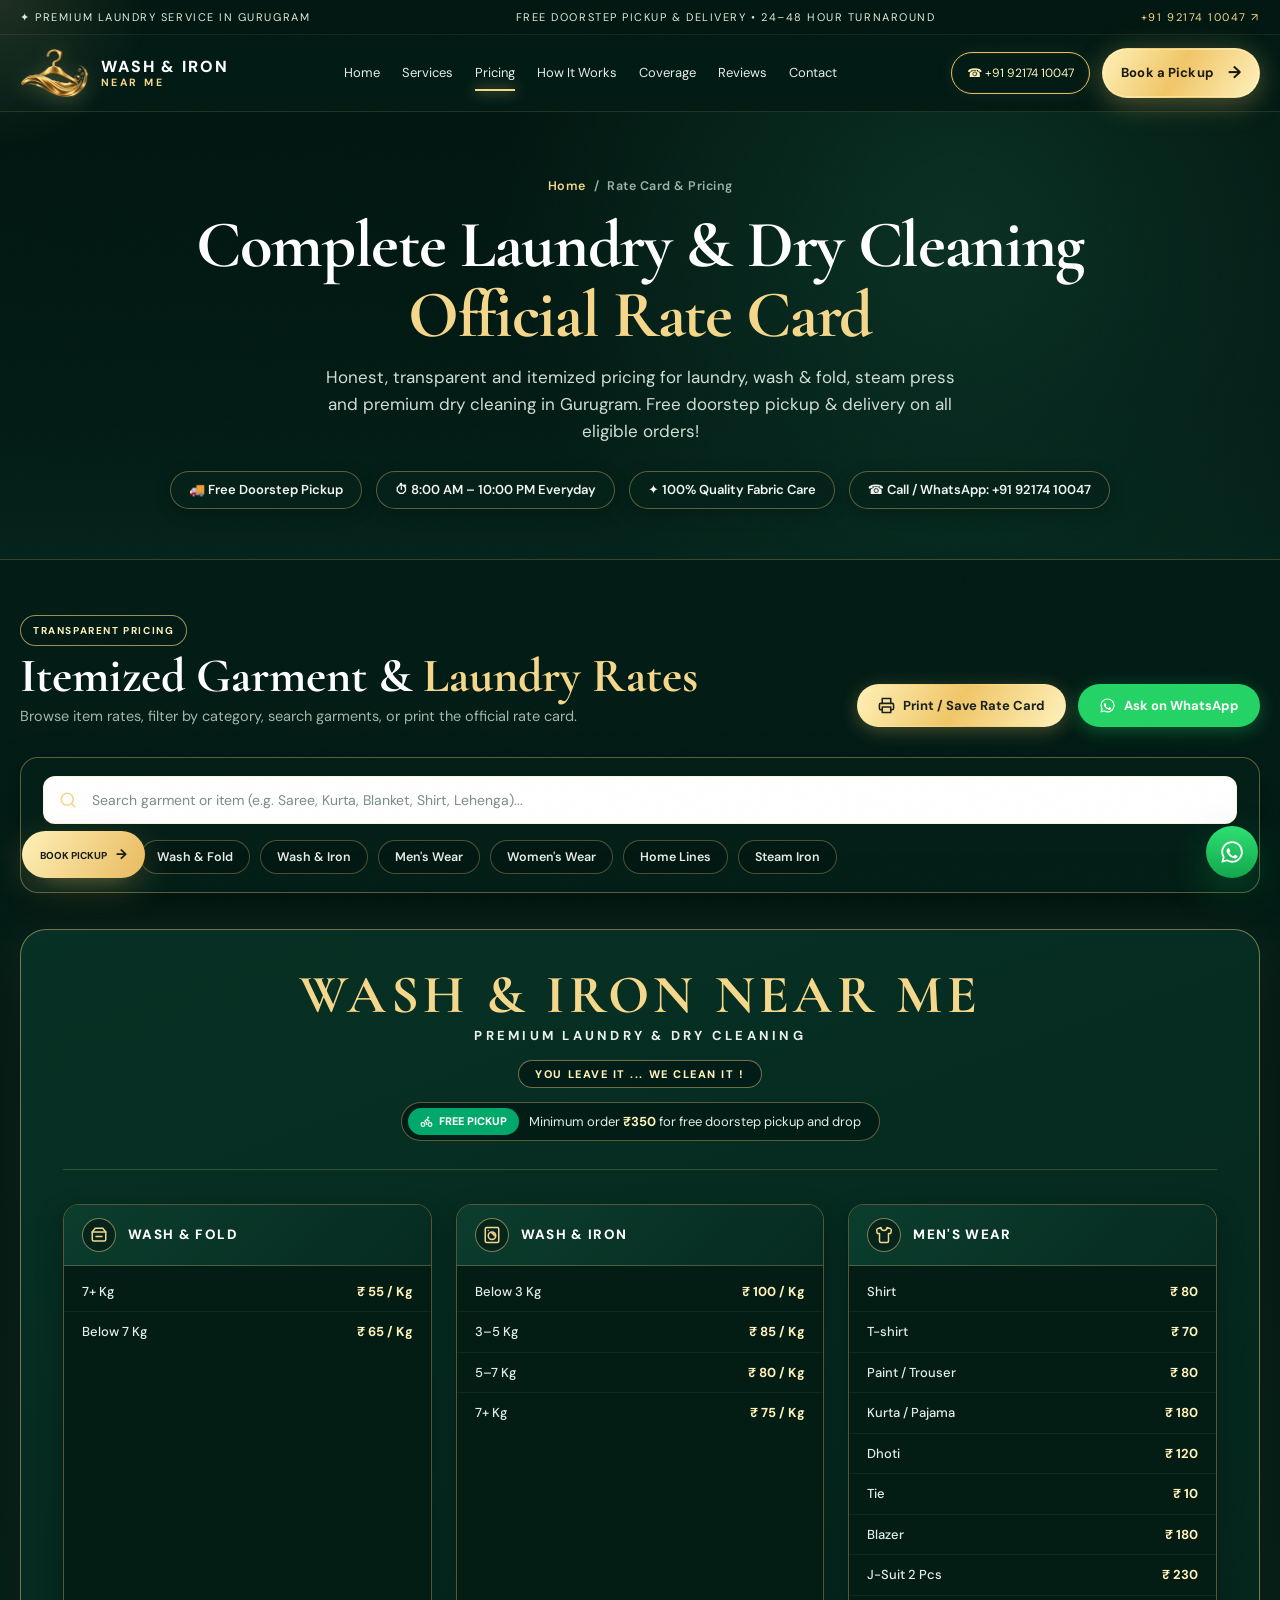
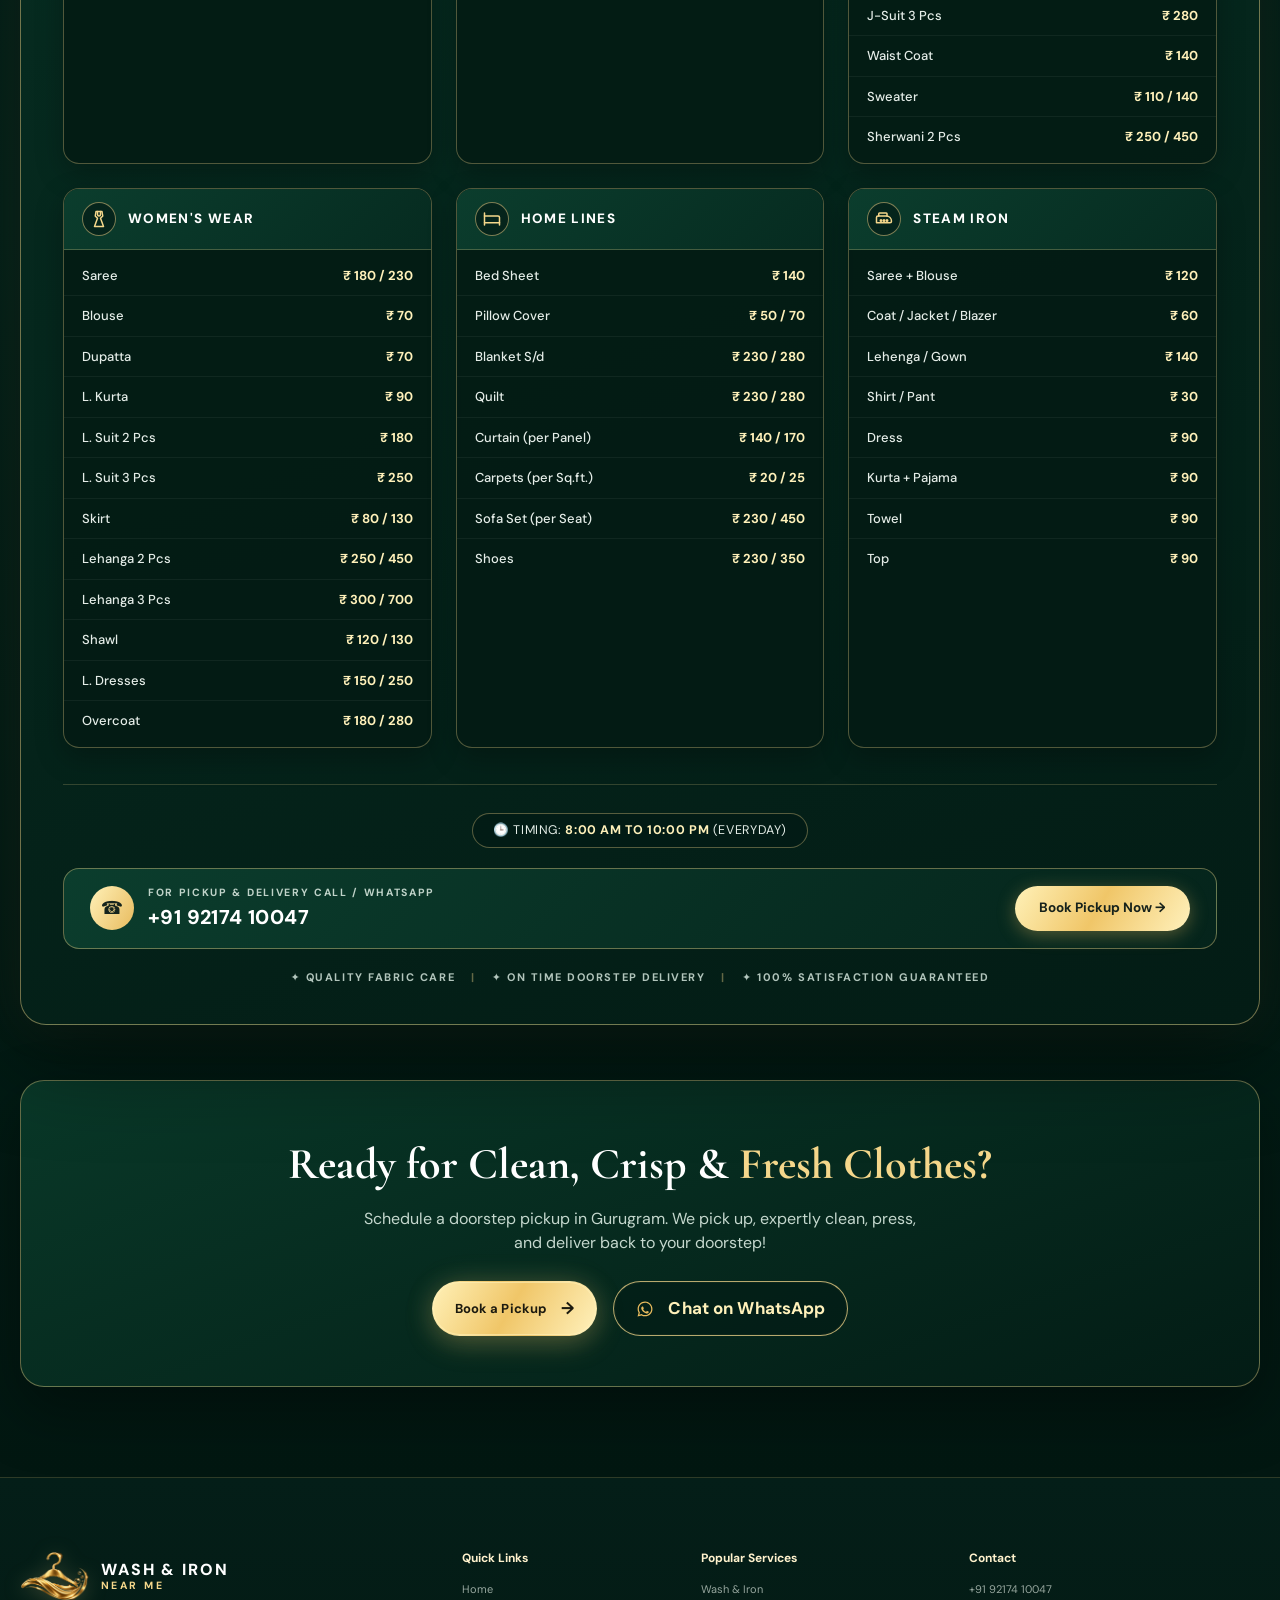
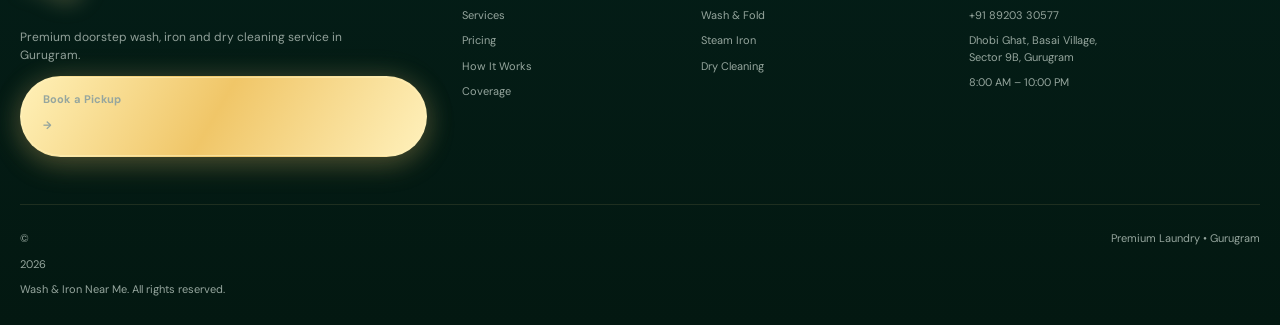
<file: pricing.html>
<!doctype html>
<html lang="en-IN">
<head>
  <meta charset="utf-8">
  <meta name="viewport" content="width=device-width, initial-scale=1">
  <meta name="theme-color" content="#031c16">
  <link rel="icon" href="assets/favicon.png" type="image/png">
  <link rel="icon" href="assets/favicon.svg" type="image/svg+xml">
  <title>Pricing &amp; Rate Card | Wash &amp; Iron Near Me Gurugram</title>
  <meta name="description" content="Transparent laundry and dry cleaning price list for Gurugram. Wash & fold from ₹55/kg, wash & iron from ₹75/kg, steam press from ₹30, dry cleaning from ₹70. Free doorstep pickup.">
  <meta name="keywords" content="laundry price list Gurugram, dry cleaning rate card Gurugram, wash and iron price, steam iron rate list, sofa cleaning cost Gurugram, blanket dry cleaning price">
  <meta name="robots" content="index,follow">
  <link rel="canonical" href="https://washandironnearme.in/pricing.html">

  <link rel="preconnect" href="https://fonts.googleapis.com">
  <link rel="preconnect" href="https://fonts.gstatic.com" crossorigin>
  <link href="https://fonts.googleapis.com/css2?family=Cormorant+Garamond:wght@500;600;700&family=DM+Sans:wght@400;500;600;700;800&display=swap" rel="stylesheet">
  <link rel="stylesheet" href="css/styles.css?v=20261007_v6">

  <style>
    /* ========================================================
       PRICING PAGE - Website Native Emerald & Luxury Gold Theme
       ======================================================== */

    /* Hero Banner */
    .pricing-hero {
      background: radial-gradient(circle at 75% 25%, rgba(21, 74, 54, 0.5), transparent 45%),
                  linear-gradient(180deg, #021711 0%, #031c16 65%, #05241b 100%);
      padding: 65px 0 50px;
      text-align: center;
      position: relative;
      border-bottom: 1px solid rgba(245, 215, 139, 0.22);
    }
    .pricing-breadcrumbs {
      font-size: 12.5px;
      font-weight: 600;
      color: #9ab4a7;
      margin-bottom: 14px;
      display: flex;
      align-items: center;
      justify-content: center;
      gap: 8px;
      letter-spacing: 0.04em;
    }
    .pricing-breadcrumbs a {
      color: var(--gold, #f5d78b);
      text-decoration: none;
      transition: color 0.2s;
    }
    .pricing-breadcrumbs a:hover {
      color: #ffffff;
      text-decoration: underline;
    }
    .pricing-hero h1 {
      font-family: 'Cormorant Garamond', serif;
      font-size: clamp(38px, 5.2vw, 68px);
      font-weight: 700;
      color: #ffffff;
      margin: 0 0 14px;
      letter-spacing: -0.02em;
      line-height: 1.05;
    }
    .pricing-hero h1 em {
      font-style: normal;
      color: var(--gold, #f5d78b);
    }
    .pricing-hero-desc {
      font-size: clamp(15px, 1.8vw, 17px);
      color: #d1ded6;
      max-width: 660px;
      margin: 0 auto 26px;
      line-height: 1.6;
    }
    .pricing-quick-stats {
      display: flex;
      justify-content: center;
      gap: 14px;
      flex-wrap: wrap;
    }
    .p-stat-pill {
      display: inline-flex;
      align-items: center;
      gap: 8px;
      background: rgba(6, 35, 26, 0.85);
      backdrop-filter: blur(8px);
      border: 1px solid rgba(245, 215, 139, 0.35);
      padding: 8px 18px;
      border-radius: 999px;
      font-size: 13px;
      font-weight: 600;
      color: #f1f6f2;
      box-shadow: 0 4px 16px rgba(0, 0, 0, 0.25);
    }

    /* Main Section Container */
    .section-pricing-page {
      padding: 55px 0 90px;
      background: linear-gradient(180deg, #031c16 0%, #04241b 50%, #021711 100%);
    }

    /* Top Action Bar */
    .rate-head-bar {
      display: flex;
      justify-content: space-between;
      align-items: flex-end;
      gap: 24px;
      flex-wrap: wrap;
      margin-bottom: 30px;
    }
    .rate-head-copy h2 {
      font-family: 'Cormorant Garamond', serif;
      font-size: clamp(32px, 3.8vw, 48px);
      color: #ffffff;
      margin: 6px 0 6px;
      line-height: 1;
    }
    .rate-head-copy h2 em {
      font-style: normal;
      color: var(--gold, #f5d78b);
    }
    .rate-head-copy p {
      color: #a2b7ac;
      font-size: 14.5px;
      margin: 0;
    }
    .rate-head-actions {
      display: flex;
      gap: 12px;
      flex-wrap: wrap;
    }
    .btn-rate-action {
      display: inline-flex;
      align-items: center;
      gap: 8px;
      padding: 11px 20px;
      border-radius: 999px;
      font-family: 'DM Sans', sans-serif;
      font-size: 13px;
      font-weight: 700;
      cursor: pointer;
      text-decoration: none;
      transition: transform .2s ease, box-shadow .2s ease;
      border: 1px solid transparent;
    }
    .btn-rate-action:hover {
      transform: translateY(-2px);
    }
    .btn-print {
      color: #1a221f;
      background: linear-gradient(120deg, #fff1b8 0%, #f0c668 48%, #fff1bc 100%);
      box-shadow: 0 4px 18px rgba(232, 187, 94, 0.3);
    }
    .btn-inquire-wa {
      color: #ffffff;
      background: #25D366;
      box-shadow: 0 4px 18px rgba(37, 211, 102, 0.32);
    }

    /* Search & Filter Toolbar */
    .rate-toolbar {
      background: rgba(5, 33, 25, 0.9);
      border: 1px solid rgba(245, 215, 139, 0.35);
      border-radius: 18px;
      padding: 18px 22px;
      margin-bottom: 36px;
      box-shadow: 0 16px 40px rgba(0, 0, 0, 0.3);
    }
    .rate-search-wrap {
      position: relative;
      margin-bottom: 16px;
    }
    .rate-search-wrap .search-icon {
      position: absolute;
      left: 16px;
      top: 50%;
      transform: translateY(-50%);
      stroke: var(--gold, #f5d78b);
      pointer-events: none;
    }
    .rate-search-wrap input {
      width: 100%;
      height: 48px;
      background: #ffffff;
      color: #1a221f;
      border: 1px solid rgba(245, 215, 139, 0.3);
      border-radius: 12px;
      padding: 0 45px 0 48px;
      font-family: 'DM Sans', sans-serif;
      font-size: 14px;
      outline: none;
      box-sizing: border-box;
      transition: border-color .2s, box-shadow .2s;
    }
    .rate-search-wrap input:focus {
      border-color: var(--gold, #f5d78b);
      box-shadow: 0 0 0 3px rgba(245, 215, 139, 0.28);
    }
    .rate-search-wrap input::placeholder {
      color: #7b8e86;
    }
    .clear-btn {
      position: absolute;
      right: 14px;
      top: 50%;
      transform: translateY(-50%);
      background: none;
      border: none;
      color: #6d8076;
      font-size: 16px;
      cursor: pointer;
      padding: 6px;
      display: none;
    }
    .clear-btn:hover {
      color: #1a221f;
    }

    /* Category Tabs */
    .rate-category-tabs {
      display: flex;
      gap: 10px;
      flex-wrap: wrap;
    }
    .tab-btn {
      background: rgba(3, 24, 18, 0.7);
      border: 1px solid rgba(245, 215, 139, 0.3);
      color: #e5ede7;
      padding: 8px 16px;
      border-radius: 999px;
      font-family: 'DM Sans', sans-serif;
      font-size: 12.5px;
      font-weight: 600;
      cursor: pointer;
      transition: all .2s ease;
    }
    .tab-btn:hover {
      border-color: var(--gold, #f5d78b);
      color: var(--gold-3, #fff1ba);
      transform: translateY(-1px);
    }
    .tab-btn.active {
      background: linear-gradient(120deg, #fff1b8, #e8bb5e);
      color: #15241d;
      border-color: #f5d78b;
      font-weight: 700;
      box-shadow: 0 4px 16px rgba(232, 187, 94, 0.25);
    }

    /* Master Poster Board */
    .rate-card-board {
      background: linear-gradient(160deg, #073124 0%, #031c15 100%);
      border: 1.5px solid rgba(245, 215, 139, 0.45);
      border-radius: 26px;
      padding: 38px 42px;
      box-shadow: 0 30px 90px rgba(0, 0, 0, 0.5), 0 0 50px rgba(245, 215, 139, 0.08);
      position: relative;
    }

    /* Board Top Banner */
    .rc-brand-header {
      text-align: center;
      padding-bottom: 28px;
      margin-bottom: 34px;
      border-bottom: 1px solid rgba(245, 215, 139, 0.2);
    }
    .rc-main-title {
      font-family: 'Cormorant Garamond', serif;
      font-size: clamp(34px, 4.4vw, 54px);
      font-weight: 700;
      color: var(--gold, #f5d78b);
      margin: 0 0 4px;
      letter-spacing: 0.08em;
      line-height: 1;
    }
    .rc-sub-title {
      font-family: 'DM Sans', sans-serif;
      font-size: 13px;
      font-weight: 700;
      color: #eaf1ec;
      letter-spacing: 0.25em;
      margin: 0 0 14px;
      text-transform: uppercase;
    }
    .rc-tagline-badge {
      display: inline-block;
      background: rgba(3, 28, 22, 0.85);
      border: 1px solid rgba(245, 215, 139, 0.45);
      color: var(--gold-3, #fff1ba);
      padding: 5px 16px;
      border-radius: 999px;
      font-size: 11px;
      font-weight: 800;
      letter-spacing: 0.14em;
      margin-bottom: 14px;
    }
    .rc-min-order-pill {
      display: inline-flex;
      align-items: center;
      gap: 10px;
      background: rgba(3, 28, 22, 0.9);
      border: 1px solid rgba(245, 215, 139, 0.35);
      padding: 5px 18px 5px 6px;
      border-radius: 999px;
    }
    .rc-mob-badge {
      background: #00a86b;
      color: #ffffff;
      font-size: 11px;
      font-weight: 800;
      padding: 5px 12px;
      border-radius: 999px;
      display: inline-flex;
      align-items: center;
      gap: 6px;
    }
    .rc-mob-text {
      color: #e2ede6;
      font-size: 13px;
    }
    .rc-mob-text b {
      color: var(--gold-3, #fff1ba);
    }

    /* 6 Categories Grid */
    .rc-categories-grid {
      display: grid;
      grid-template-columns: repeat(3, 1fr);
      gap: 24px;
    }
    .rc-card {
      background: rgba(4, 28, 21, 0.95);
      border: 1px solid rgba(245, 215, 139, 0.32);
      border-radius: 16px;
      overflow: hidden;
      display: flex;
      flex-direction: column;
      box-shadow: 0 10px 28px rgba(0, 0, 0, 0.25);
      transition: transform .25s ease, border-color .25s ease, box-shadow .25s ease;
    }
    .rc-card:hover {
      transform: translateY(-4px);
      border-color: rgba(245, 215, 139, 0.7);
      box-shadow: 0 16px 36px rgba(0, 0, 0, 0.35), 0 0 20px rgba(245, 215, 139, 0.1);
    }
    .rc-card-head {
      padding: 13px 18px;
      display: flex;
      align-items: center;
      gap: 12px;
      border-bottom: 1px solid rgba(245, 215, 139, 0.25);
      background: linear-gradient(135deg, #0b3d2d 0%, #062b20 100%);
    }
    .rc-head-icon {
      width: 34px;
      height: 34px;
      border-radius: 50%;
      display: grid;
      place-items: center;
      border: 1px solid rgba(245, 215, 139, 0.5);
      color: var(--gold, #f5d78b);
      background: rgba(3, 28, 22, 0.7);
      flex-shrink: 0;
    }
    .rc-head-icon svg {
      width: 18px;
      height: 18px;
    }
    .rc-head-title {
      font-family: 'DM Sans', sans-serif;
      font-size: 13.5px;
      font-weight: 800;
      letter-spacing: 0.1em;
      color: #ffffff;
      text-transform: uppercase;
    }

    /* Item List */
    .rc-list {
      list-style: none;
      margin: 0;
      padding: 6px 0;
      flex: 1;
    }
    .rc-item {
      display: flex;
      justify-content: space-between;
      align-items: center;
      padding: 10px 18px;
      border-bottom: 1px solid rgba(255, 255, 255, 0.05);
      font-size: 13px;
      transition: background .15s ease;
    }
    .rc-item:last-child {
      border-bottom: none;
    }
    .rc-item:hover {
      background: rgba(245, 215, 139, 0.08);
    }
    .item-name {
      color: #e5ede8;
      font-weight: 500;
    }
    .item-price {
      color: var(--gold-3, #fff1ba);
      font-weight: 700;
      font-family: 'DM Sans', sans-serif;
      text-align: right;
      white-space: nowrap;
    }

    /* No Match Alert */
    .no-rate-match {
      background: rgba(6, 35, 26, 0.9);
      border: 1px dashed rgba(245, 215, 139, 0.45);
      border-radius: 14px;
      padding: 30px;
      text-align: center;
      color: #d7e5dc;
      font-size: 15px;
      margin: 20px 0;
    }
    .no-rate-match em {
      color: var(--gold, #f5d78b);
      font-style: normal;
      font-weight: 600;
    }

    /* Poster Bottom Footer */
    .rc-poster-footer {
      margin-top: 36px;
      padding-top: 28px;
      border-top: 1px solid rgba(245, 215, 139, 0.2);
      display: flex;
      flex-direction: column;
      gap: 20px;
      align-items: center;
    }
    .rc-timing-pill {
      display: inline-flex;
      align-items: center;
      gap: 8px;
      background: rgba(3, 28, 22, 0.85);
      border: 1px solid rgba(245, 215, 139, 0.35);
      padding: 7px 20px;
      border-radius: 999px;
      font-size: 12.5px;
      color: #e3ece6;
      letter-spacing: 0.05em;
    }
    .rc-timing-pill strong {
      color: var(--gold-3, #fff1ba);
    }
    .rc-phone-banner {
      width: 100%;
      background: linear-gradient(135deg, #0b3d2d 0%, #05241b 100%);
      border: 1px solid rgba(245, 215, 139, 0.4);
      border-radius: 16px;
      padding: 16px 26px;
      display: flex;
      justify-content: space-between;
      align-items: center;
      gap: 20px;
      flex-wrap: wrap;
    }
    .call-meta {
      display: flex;
      align-items: center;
      gap: 14px;
    }
    .call-icon-wrap {
      width: 44px;
      height: 44px;
      border-radius: 50%;
      background: linear-gradient(120deg, #fff1b8, #e8bb5e);
      display: grid;
      place-items: center;
      color: #15241d;
      flex-shrink: 0;
      font-size: 18px;
    }
    .call-text {
      display: flex;
      flex-direction: column;
      gap: 2px;
    }
    .call-lbl {
      font-size: 10.5px;
      font-weight: 700;
      letter-spacing: 0.16em;
      color: #c0d3c9;
      text-transform: uppercase;
    }
    .call-num {
      font-family: 'DM Sans', sans-serif;
      font-size: 20px;
      font-weight: 800;
      color: #ffffff;
      text-decoration: none;
      letter-spacing: 0.02em;
    }
    .call-num:hover {
      color: var(--gold, #f5d78b);
    }
    .rc-book-cta {
      display: inline-flex;
      align-items: center;
      gap: 8px;
      padding: 12px 24px;
      border-radius: 999px;
      color: #17221b;
      background: linear-gradient(120deg, #fff1b8 0%, #f0c668 48%, #fff1bc 100%);
      font-family: 'DM Sans', sans-serif;
      font-size: 13.5px;
      font-weight: 700;
      text-decoration: none;
      box-shadow: 0 4px 18px rgba(232, 187, 94, 0.35);
      transition: transform .2s ease;
    }
    .rc-book-cta:hover {
      transform: translateY(-2px);
    }

    .rc-trust-strip {
      display: flex;
      align-items: center;
      gap: 16px;
      font-size: 11px;
      font-weight: 700;
      letter-spacing: 0.14em;
      color: #b2c5bc;
      flex-wrap: wrap;
      justify-content: center;
    }
    .rc-trust-strip span {
      display: inline-flex;
      align-items: center;
      gap: 6px;
    }
    .rc-trust-strip .sep {
      color: rgba(245, 215, 139, 0.4);
    }

    /* Bottom Booking Banner */
    .pricing-cta-banner {
      background: linear-gradient(160deg, #093828 0%, #031c15 100%);
      border: 1px solid rgba(245, 215, 139, 0.4);
      color: #fff;
      padding: 50px 30px;
      margin-top: 55px;
      border-radius: 24px;
      text-align: center;
      box-shadow: 0 24px 60px rgba(0, 0, 0, 0.35);
    }
    .pricing-cta-banner h3 {
      font-family: 'Cormorant Garamond', serif;
      font-size: clamp(32px, 4vw, 44px);
      font-weight: 700;
      margin: 0 0 10px;
      color: #ffffff;
    }
    .pricing-cta-banner h3 em {
      font-style: normal;
      color: var(--gold, #f5d78b);
    }
    .pricing-cta-banner p {
      color: #c5d8ce;
      font-size: 16px;
      max-width: 580px;
      margin: 0 auto 26px;
      line-height: 1.5;
    }
    .pricing-cta-buttons {
      display: flex;
      justify-content: center;
      gap: 16px;
      flex-wrap: wrap;
    }

    /* Responsive */
    @media (max-width: 1040px) {
      .rc-categories-grid { grid-template-columns: repeat(2, 1fr); }
    }
    @media (max-width: 720px) {
      .rc-categories-grid { grid-template-columns: 1fr; }
      .rate-card-board { padding: 26px 18px; }
      .rate-toolbar { padding: 14px 14px; }
      .rc-phone-banner { flex-direction: column; text-align: center; }
      .call-meta { flex-direction: column; }
    }

    /* Print Styles */
    @media print {
      body { background: #fff !important; color: #000 !important; }
      .top-strip, .nav-wrap, .pricing-hero, .rate-toolbar, .rate-head-bar, .pricing-cta-banner, .footer, .floating-wa, .floating-book { display: none !important; }
      .rate-card-board {
        border: 2px solid #000 !important;
        background: #fff !important;
        box-shadow: none !important;
        color: #000 !important;
        padding: 15px !important;
      }
      .rc-categories-grid { grid-template-columns: repeat(3, 1fr) !important; gap: 10px !important; }
      .rc-card { border: 1px solid #333 !important; background: #fff !important; color: #000 !important; }
      .rc-card-head { background: #eee !important; color: #000 !important; }
      .rc-head-title, .item-name, .item-price, .rc-main-title { color: #000 !important; }
      .rc-head-icon { border-color: #333 !important; color: #000 !important; }
    }
  </style>
</head>
<body>
  <div class="noise"></div>
  <div class="cursor-glow"></div>

  <!-- Top Strip -->
  <div class="top-strip">
    <div class="container strip-inner">
      <span>✦ PREMIUM LAUNDRY SERVICE IN GURUGRAM</span>
      <span class="strip-hide">FREE DOORSTEP PICKUP &amp; DELIVERY • 24–48 HOUR TURNAROUND</span>
      <a href="tel:+919217410047">+91 92174 10047 ↗</a>
    </div>
  </div>

  <!-- Main Navigation Header -->
  <header class="nav-wrap">
    <div class="container nav">
      <a class="brand" href="index.html" aria-label="Wash and Iron Near Me home">
        <img class="brand-logo" src="assets/logo.png" alt="Wash &amp; Iron Near Me">
        <span class="brand-text">
          <strong class="brand-title">WASH &amp; IRON</strong>
          <small class="brand-tag">NEAR ME</small>
        </span>
      </a>
      <button class="menu-toggle" aria-label="Toggle menu" aria-expanded="false"><span></span><span></span><span></span></button>
      <nav class="nav-links">
        <a href="index.html">Home</a>
        <a href="index.html#services">Services</a>
        <a class="active" href="pricing.html">Pricing</a>
        <a href="index.html#process">How It Works</a>
        <a href="index.html#coverage">Coverage</a>
        <a href="index.html#reviews">Reviews</a>
        <a href="index.html#contact">Contact</a>
      </nav>
      <div class="nav-actions">
        <a class="phone-pill" href="tel:+919217410047">☎ +91 92174 10047</a>
        <a class="btn btn-gold btn-small" href="index.html#booking">Book a Pickup <span>→</span></a>
      </div>
    </div>
  </header>

  <main id="pricing-content">
    <!-- PAGE HERO -->
    <section class="pricing-hero">
      <div class="container">
        <div class="pricing-breadcrumbs">
          <a href="index.html">Home</a> <span>/</span> <span>Rate Card &amp; Pricing</span>
        </div>
        <h1>Complete Laundry &amp; Dry Cleaning<br><em>Official Rate Card</em></h1>
        <p class="pricing-hero-desc">
          Honest, transparent and itemized pricing for laundry, wash &amp; fold, steam press and premium dry cleaning in Gurugram. Free doorstep pickup &amp; delivery on all eligible orders!
        </p>
        <div class="pricing-quick-stats">
          <span class="p-stat-pill">🚚 Free Doorstep Pickup</span>
          <span class="p-stat-pill">⏱ 8:00 AM – 10:00 PM Everyday</span>
          <span class="p-stat-pill">✦ 100% Quality Fabric Care</span>
          <span class="p-stat-pill">☎ Call / WhatsApp: +91 92174 10047</span>
        </div>
      </div>
    </section>

    <!-- PRICING & RATE CARD SECTION -->
    <section class="section-pricing-page">
      <div class="container">

        <!-- Top Action Bar -->
        <div class="rate-head-bar">
          <div class="rate-head-copy">
            <span class="eyebrow">TRANSPARENT PRICING</span>
            <h2>Itemized Garment &amp; <em>Laundry Rates</em></h2>
            <p>Browse item rates, filter by category, search garments, or print the official rate card.</p>
          </div>
          <div class="rate-head-actions">
            <button type="button" class="btn-rate-action btn-print" id="btnPrintRateCard" onclick="window.print()" title="Print or Save as PDF">
              <svg width="17" height="17" viewBox="0 0 24 24" fill="none" stroke="currentColor" stroke-width="2.2" stroke-linecap="round" stroke-linejoin="round">
                <polyline points="6 9 6 2 18 2 18 9"></polyline>
                <path d="M6 18H4a2 2 0 0 1-2-2v-5a2 2 0 0 1 2-2h16a2 2 0 0 1 2 2v5a2 2 0 0 1-2 2h-2"></path>
                <rect x="6" y="14" width="12" height="8"></rect>
              </svg>
              <span>Print / Save Rate Card</span>
            </button>
            <a href="https://wa.me/919217410047?text=Hi%20Wash%20%26%20Iron%20Near%20Me%2C%20I%20have%20a%20question%20about%20your%20rate%20card." target="_blank" rel="noopener" class="btn-rate-action btn-inquire-wa">
              <svg width="17" height="17" viewBox="0 0 24 24" fill="currentColor"><path d="M12.04 2c-5.46 0-9.91 4.45-9.91 9.91 0 1.75.46 3.45 1.32 4.95L2.05 22l5.25-1.38c1.45.79 3.08 1.21 4.74 1.21 5.46 0 9.91-4.45 9.91-9.91 0-2.65-1.03-5.14-2.9-7.01A9.816 9.816 0 0 0 12.04 2m.01 1.67c2.2 0 4.26.86 5.82 2.42a8.225 8.225 0 0 1 2.41 5.83c0 4.54-3.7 8.24-8.24 8.24-1.48 0-2.93-.4-4.2-1.15l-.3-.18-3.12.82.83-3.04-.2-.31a8.19 8.19 0 0 1-1.26-4.38c0-4.54 3.7-8.24 8.24-8.24m4.54 11.66c-.25-.13-1.47-.72-1.7-.81-.23-.08-.39-.13-.56.13-.17.25-.64.81-.79.97-.14.17-.29.19-.54.06-.25-.13-1.05-.39-2-1.23-.74-.66-1.24-1.47-1.38-1.72-.14-.25-.02-.38.11-.51.11-.11.25-.29.37-.44.13-.15.17-.25.25-.42.08-.17.04-.31-.02-.44-.06-.13-.56-1.35-.77-1.85-.2-.48-.41-.42-.56-.43h-.48c-.17 0-.44.06-.66.31-.23.25-.87.85-.87 2.07s.89 2.4 1.01 2.57c.13.17 1.75 2.68 4.25 3.75.59.26 1.06.41 1.42.52.6.19 1.14.16 1.57.1.48-.07 1.47-.6 1.68-1.18.21-.58.21-1.08.14-1.18-.06-.11-.22-.17-.47-.29z"/></svg>
              <span>Ask on WhatsApp</span>
            </a>
          </div>
        </div>

        <!-- Filter & Search Toolbar -->
        <div class="rate-toolbar">
          <div class="rate-search-wrap">
            <svg class="search-icon" width="18" height="18" viewBox="0 0 24 24" fill="none" stroke="currentColor" stroke-width="2.2" stroke-linecap="round" stroke-linejoin="round">
              <circle cx="11" cy="11" r="8"></circle>
              <line x1="21" y1="21" x2="16.65" y2="16.65"></line>
            </svg>
            <input type="text" id="rateCardSearchInput" placeholder="Search garment or item (e.g. Saree, Kurta, Blanket, Shirt, Lehenga)..." autocomplete="off">
            <button type="button" id="rateSearchClear" class="clear-btn" aria-label="Clear Search">✕</button>
          </div>

          <div class="rate-category-tabs" id="rateTabs">
            <button type="button" class="tab-btn active" data-tab="all">All Items</button>
            <button type="button" class="tab-btn" data-tab="wash-fold">Wash &amp; Fold</button>
            <button type="button" class="tab-btn" data-tab="wash-iron">Wash &amp; Iron</button>
            <button type="button" class="tab-btn" data-tab="mens-wear">Men's Wear</button>
            <button type="button" class="tab-btn" data-tab="womens-wear">Women's Wear</button>
            <button type="button" class="tab-btn" data-tab="home-lines">Home Lines</button>
            <button type="button" class="tab-btn" data-tab="steam-iron">Steam Iron</button>
          </div>
        </div>

        <!-- Printable & Interactive Rate Card Board -->
        <div class="rate-card-board" id="printableRateCard">
          
          <!-- Board Top Brand Banner -->
          <div class="rc-brand-header">
            <div class="rc-brand-title-wrap">
              <h2 class="rc-main-title">WASH &amp; IRON NEAR ME</h2>
              <p class="rc-sub-title">PREMIUM LAUNDRY &amp; DRY CLEANING</p>
              <div class="rc-tagline-badge">YOU LEAVE IT ... WE CLEAN IT !</div>
              <div>
                <div class="rc-min-order-pill">
                  <span class="rc-mob-badge">
                    <svg width="13" height="13" viewBox="0 0 24 24" fill="none" stroke="currentColor" stroke-width="2.2" stroke-linecap="round" stroke-linejoin="round"><circle cx="18.5" cy="17.5" r="3.5"></circle><circle cx="5.5" cy="17.5" r="3.5"></circle><circle cx="15" cy="5" r="1"></circle><path d="M12 17.5V14l-3-3 4-3 2 3h2"></path></svg>
                    FREE PICKUP
                  </span>
                  <span class="rc-mob-text">Minimum order <b>₹350</b> for free doorstep pickup and drop</span>
                </div>
              </div>
            </div>
          </div>

          <!-- 6 Categories Grid -->
          <div class="rc-categories-grid" id="rcGrid">
            
            <!-- Category 1: WASH & FOLD -->
            <div class="rc-card" data-category="wash-fold">
              <div class="rc-card-head">
                <span class="rc-head-icon">
                  <svg viewBox="0 0 24 24" fill="none" stroke="currentColor" stroke-width="2" stroke-linecap="round" stroke-linejoin="round">
                    <path d="M21 8H3v10a2 2 0 0 0 2 2h14a2 2 0 0 0 2-2V8Z"></path>
                    <path d="M3 8l4-5h10l4 5"></path>
                    <line x1="8" y1="14" x2="16" y2="14"></line>
                  </svg>
                </span>
                <span class="rc-head-title">WASH &amp; FOLD</span>
              </div>
              <ul class="rc-list">
                <li class="rc-item"><span class="item-name">7+ Kg</span><span class="item-price">₹ 55 / Kg</span></li>
                <li class="rc-item"><span class="item-name">Below 7 Kg</span><span class="item-price">₹ 65 / Kg</span></li>
              </ul>
            </div>

            <!-- Category 2: WASH & IRON -->
            <div class="rc-card" data-category="wash-iron">
              <div class="rc-card-head">
                <span class="rc-head-icon">
                  <svg viewBox="0 0 24 24" fill="none" stroke="currentColor" stroke-width="2" stroke-linecap="round" stroke-linejoin="round">
                    <rect x="3" y="2" width="18" height="20" rx="2"></rect>
                    <circle cx="12" cy="13" r="5"></circle>
                    <path d="M12 10a3 3 0 0 1 3 3"></path>
                    <line x1="7" y1="6" x2="7.01" y2="6"></line>
                  </svg>
                </span>
                <span class="rc-head-title">WASH &amp; IRON</span>
              </div>
              <ul class="rc-list">
                <li class="rc-item"><span class="item-name">Below 3 Kg</span><span class="item-price">₹ 100 / Kg</span></li>
                <li class="rc-item"><span class="item-name">3–5 Kg</span><span class="item-price">₹ 85 / Kg</span></li>
                <li class="rc-item"><span class="item-name">5–7 Kg</span><span class="item-price">₹ 80 / Kg</span></li>
                <li class="rc-item"><span class="item-name">7+ Kg</span><span class="item-price">₹ 75 / Kg</span></li>
              </ul>
            </div>

            <!-- Category 3: MEN'S WEAR -->
            <div class="rc-card" data-category="mens-wear">
              <div class="rc-card-head">
                <span class="rc-head-icon">
                  <svg viewBox="0 0 24 24" fill="none" stroke="currentColor" stroke-width="2" stroke-linecap="round" stroke-linejoin="round">
                    <path d="M20.38 3.46 16 2a4 4 0 0 1-8 0L3.62 3.46a2 2 0 0 0-1.34 2.23l.58 3.47a1 1 0 0 0 .99.84H6v10a2 2 0 0 0 2 2h8a2 2 0 0 0 2-2V10h2.15a1 1 0 0 0 .99-.84l.58-3.47a2 2 0 0 0-1.34-2.23z"></path>
                  </svg>
                </span>
                <span class="rc-head-title">MEN'S WEAR</span>
              </div>
              <ul class="rc-list">
                <li class="rc-item"><span class="item-name">Shirt</span><span class="item-price">₹ 80</span></li>
                <li class="rc-item"><span class="item-name">T-shirt</span><span class="item-price">₹ 70</span></li>
                <li class="rc-item"><span class="item-name">Paint / Trouser</span><span class="item-price">₹ 80</span></li>
                <li class="rc-item"><span class="item-name">Kurta / Pajama</span><span class="item-price">₹ 180</span></li>
                <li class="rc-item"><span class="item-name">Dhoti</span><span class="item-price">₹ 120</span></li>
                <li class="rc-item"><span class="item-name">Tie</span><span class="item-price">₹ 10</span></li>
                <li class="rc-item"><span class="item-name">Blazer</span><span class="item-price">₹ 180</span></li>
                <li class="rc-item"><span class="item-name">J-Suit 2 Pcs</span><span class="item-price">₹ 230</span></li>
                <li class="rc-item"><span class="item-name">J-Suit 3 Pcs</span><span class="item-price">₹ 280</span></li>
                <li class="rc-item"><span class="item-name">Waist Coat</span><span class="item-price">₹ 140</span></li>
                <li class="rc-item"><span class="item-name">Sweater</span><span class="item-price">₹ 110 / 140</span></li>
                <li class="rc-item"><span class="item-name">Sherwani 2 Pcs</span><span class="item-price">₹ 250 / 450</span></li>
              </ul>
            </div>

            <!-- Category 4: WOMEN'S WEAR -->
            <div class="rc-card" data-category="womens-wear">
              <div class="rc-card-head">
                <span class="rc-head-icon">
                  <svg viewBox="0 0 24 24" fill="none" stroke="currentColor" stroke-width="2" stroke-linecap="round" stroke-linejoin="round">
                    <path d="M8 2h8l1 6-3 3 4 11H6l4-11-3-3 1-6z"></path>
                    <path d="M10 2v4a2 2 0 0 0 4 0V2"></path>
                  </svg>
                </span>
                <span class="rc-head-title">WOMEN'S WEAR</span>
              </div>
              <ul class="rc-list">
                <li class="rc-item"><span class="item-name">Saree</span><span class="item-price">₹ 180 / 230</span></li>
                <li class="rc-item"><span class="item-name">Blouse</span><span class="item-price">₹ 70</span></li>
                <li class="rc-item"><span class="item-name">Dupatta</span><span class="item-price">₹ 70</span></li>
                <li class="rc-item"><span class="item-name">L. Kurta</span><span class="item-price">₹ 90</span></li>
                <li class="rc-item"><span class="item-name">L. Suit 2 Pcs</span><span class="item-price">₹ 180</span></li>
                <li class="rc-item"><span class="item-name">L. Suit 3 Pcs</span><span class="item-price">₹ 250</span></li>
                <li class="rc-item"><span class="item-name">Skirt</span><span class="item-price">₹ 80 / 130</span></li>
                <li class="rc-item"><span class="item-name">Lehanga 2 Pcs</span><span class="item-price">₹ 250 / 450</span></li>
                <li class="rc-item"><span class="item-name">Lehanga 3 Pcs</span><span class="item-price">₹ 300 / 700</span></li>
                <li class="rc-item"><span class="item-name">Shawl</span><span class="item-price">₹ 120 / 130</span></li>
                <li class="rc-item"><span class="item-name">L. Dresses</span><span class="item-price">₹ 150 / 250</span></li>
                <li class="rc-item"><span class="item-name">Overcoat</span><span class="item-price">₹ 180 / 280</span></li>
              </ul>
            </div>

            <!-- Category 5: HOME LINES -->
            <div class="rc-card" data-category="home-lines">
              <div class="rc-card-head">
                <span class="rc-head-icon">
                  <svg viewBox="0 0 24 24" fill="none" stroke="currentColor" stroke-width="2" stroke-linecap="round" stroke-linejoin="round">
                    <path d="M2 4v16"></path>
                    <path d="M2 8h18a2 2 0 0 1 2 2v10"></path>
                    <path d="M2 17h20"></path>
                  </svg>
                </span>
                <span class="rc-head-title">HOME LINES</span>
              </div>
              <ul class="rc-list">
                <li class="rc-item"><span class="item-name">Bed Sheet</span><span class="item-price">₹ 140</span></li>
                <li class="rc-item"><span class="item-name">Pillow Cover</span><span class="item-price">₹ 50 / 70</span></li>
                <li class="rc-item"><span class="item-name">Blanket S/d</span><span class="item-price">₹ 230 / 280</span></li>
                <li class="rc-item"><span class="item-name">Quilt</span><span class="item-price">₹ 230 / 280</span></li>
                <li class="rc-item"><span class="item-name">Curtain (per Panel)</span><span class="item-price">₹ 140 / 170</span></li>
                <li class="rc-item"><span class="item-name">Carpets (per Sq.ft.)</span><span class="item-price">₹ 20 / 25</span></li>
                <li class="rc-item"><span class="item-name">Sofa Set (per Seat)</span><span class="item-price">₹ 230 / 450</span></li>
                <li class="rc-item"><span class="item-name">Shoes</span><span class="item-price">₹ 230 / 350</span></li>
              </ul>
            </div>

            <!-- Category 6: STEAM IRON -->
            <div class="rc-card" data-category="steam-iron" id="steam-iron">
              <div class="rc-card-head">
                <span class="rc-head-icon">
                  <svg viewBox="0 0 24 24" fill="none" stroke="currentColor" stroke-width="2" stroke-linecap="round" stroke-linejoin="round">
                    <path d="M2 17h18a2 2 0 0 0 2-2c0-4-3-7-7-7H4a2 2 0 0 0-2 2v7z"></path>
                    <path d="M5 8V5a1 1 0 0 1 1-1h9a1 1 0 0 1 1 1v3"></path>
                    <circle cx="8" cy="14" r="1"></circle>
                    <circle cx="12" cy="14" r="1"></circle>
                    <circle cx="16" cy="14" r="1"></circle>
                  </svg>
                </span>
                <span class="rc-head-title">STEAM IRON</span>
              </div>
              <ul class="rc-list">
                <li class="rc-item"><span class="item-name">Saree + Blouse</span><span class="item-price">₹ 120</span></li>
                <li class="rc-item"><span class="item-name">Coat / Jacket / Blazer</span><span class="item-price">₹ 60</span></li>
                <li class="rc-item"><span class="item-name">Lehenga / Gown</span><span class="item-price">₹ 140</span></li>
                <li class="rc-item"><span class="item-name">Shirt / Pant</span><span class="item-price">₹ 30</span></li>
                <li class="rc-item"><span class="item-name">Dress</span><span class="item-price">₹ 90</span></li>
                <li class="rc-item"><span class="item-name">Kurta + Pajama</span><span class="item-price">₹ 90</span></li>
                <li class="rc-item"><span class="item-name">Towel</span><span class="item-price">₹ 90</span></li>
                <li class="rc-item"><span class="item-name">Top</span><span class="item-price">₹ 90</span></li>
              </ul>
            </div>

          </div>

          <!-- Empty search result alert -->
          <div id="noRateMatch" class="no-rate-match" style="display:none;">
            <p>No matching items found for "<span id="rateQueryText" style="color:var(--gold);"></span>". Try another keyword like <em>Saree, Kurta, Blanket, Shirt</em>.</p>
          </div>

          <!-- Poster Bottom Footer Banner -->
          <div class="rc-poster-footer">
            <div class="rc-timing-pill">
              <span>🕒 TIMING: <strong>8:00 AM TO 10:00 PM</strong> (EVERYDAY)</span>
            </div>

            <div class="rc-phone-banner">
              <div class="call-meta">
                <div class="call-icon-wrap">☎</div>
                <div class="call-text">
                  <span class="call-lbl">FOR PICKUP &amp; DELIVERY CALL / WHATSAPP</span>
                  <a href="tel:+919217410047" class="call-num">+91 92174 10047</a>
                </div>
              </div>
              <a href="index.html#booking" class="rc-book-cta">Book Pickup Now →</a>
            </div>

            <div class="rc-trust-strip">
              <span>✦ QUALITY FABRIC CARE</span>
              <span class="sep">|</span>
              <span>✦ ON TIME DOORSTEP DELIVERY</span>
              <span class="sep">|</span>
              <span>✦ 100% SATISFACTION GUARANTEED</span>
            </div>
          </div>

        </div>

        <!-- Bottom Booking CTA Banner -->
        <div class="pricing-cta-banner">
          <h3>Ready for Clean, Crisp &amp; <em>Fresh Clothes?</em></h3>
          <p>Schedule a doorstep pickup in Gurugram. We pick up, expertly clean, press, and deliver back to your doorstep!</p>
          <div class="pricing-cta-buttons">
            <a class="btn btn-gold" href="index.html#booking">Book a Pickup <span>→</span></a>
            <a class="btn btn-outline" target="_blank" rel="noopener"
              href="https://wa.me/919217410047?text=Hi%20Wash%20%26%20Iron%20Near%20Me%2C%20I%20saw%20your%20rate%20card%20and%20want%20to%20book%20a%20pickup.">
              <svg width="18" height="18" viewBox="0 0 24 24" fill="currentColor" style="color:var(--gold-2);"><path d="M12.04 2c-5.46 0-9.91 4.45-9.91 9.91 0 1.75.46 3.45 1.32 4.95L2.05 22l5.25-1.38c1.45.79 3.08 1.21 4.74 1.21 5.46 0 9.91-4.45 9.91-9.91 0-2.65-1.03-5.14-2.9-7.01A9.816 9.816 0 0 0 12.04 2m.01 1.67c2.2 0 4.26.86 5.82 2.42a8.225 8.225 0 0 1 2.41 5.83c0 4.54-3.7 8.24-8.24 8.24-1.48 0-2.93-.4-4.2-1.15l-.3-.18-3.12.82.83-3.04-.2-.31a8.19 8.19 0 0 1-1.26-4.38c0-4.54 3.7-8.24 8.24-8.24m4.54 11.66c-.25-.13-1.47-.72-1.7-.81-.23-.08-.39-.13-.56.13-.17.25-.64.81-.79.97-.14.17-.29.19-.54.06-.25-.13-1.05-.39-2-1.23-.74-.66-1.24-1.47-1.38-1.72-.14-.25-.02-.38.11-.51.11-.11.25-.29.37-.44.13-.15.17-.25.25-.42.08-.17.04-.31-.02-.44-.06-.13-.56-1.35-.77-1.85-.2-.48-.41-.42-.56-.43h-.48c-.17 0-.44.06-.66.31-.23.25-.87.85-.87 2.07s.89 2.4 1.01 2.57c.13.17 1.75 2.68 4.25 3.75.59.26 1.06.41 1.42.52.6.19 1.14.16 1.57.1.48-.07 1.47-.6 1.68-1.18.21-.58.21-1.08.14-1.18-.06-.11-.22-.17-.47-.29z"/></svg>
              <span>Chat on WhatsApp</span>
            </a>
          </div>
        </div>

      </div>
    </section>
  </main>

  <!-- Site Footer -->
  <footer class="footer section-dark-soft">
    <div class="container footer-grid">
      <div>
        <a class="brand footer-brand" href="index.html" aria-label="Wash and Iron Near Me home">
          <img class="brand-logo" src="assets/logo.png" alt="Wash &amp; Iron Near Me">
          <span class="brand-text">
            <strong class="brand-title">WASH &amp; IRON</strong>
            <small class="brand-tag">NEAR ME</small>
          </span>
        </a>
        <p>Premium doorstep wash, iron and dry cleaning service in Gurugram.</p>
        <a class="btn btn-gold" href="index.html#booking">Book a Pickup <span>→</span></a>
      </div>
      <div><h4>Quick Links</h4><a href="index.html">Home</a><a href="index.html#services">Services</a><a href="pricing.html">Pricing</a><a href="index.html#process">How It Works</a><a href="index.html#coverage">Coverage</a></div>
      <div><h4>Popular Services</h4><a href="index.html#booking">Wash &amp; Iron</a><a href="index.html#booking">Wash &amp; Fold</a><a href="index.html#booking">Steam Iron</a><a href="index.html#booking">Dry Cleaning</a></div>
      <div><h4>Contact</h4><a href="tel:+919217410047">+91 92174 10047</a><a href="tel:+918920330577">+91 89203 30577</a><span>Dhobi Ghat, Basai Village,<br>Sector 9B, Gurugram</span><span>8:00 AM – 10:00 PM</span></div>
    </div>
    <div class="container footer-bottom"><span>© <span id="year"></span> Wash &amp; Iron Near Me. All rights reserved.</span><span>Premium Laundry • Gurugram</span></div>
  </footer>

  <!-- Floating Mobile Buttons -->
  <a class="floating-wa" href="https://wa.me/919217410047?text=Hi%20Wash%20%26%20Iron%20Near%20Me%2C%20I%20want%20to%20book%20a%20pickup." target="_blank" rel="noopener" aria-label="WhatsApp"><svg width="26" height="26" viewBox="0 0 24 24" fill="#ffffff" aria-hidden="true"><path d="M12.04 2c-5.46 0-9.91 4.45-9.91 9.91 0 1.75.46 3.45 1.32 4.95L2.05 22l5.25-1.38c1.45.79 3.08 1.21 4.74 1.21 5.46 0 9.91-4.45 9.91-9.91 0-2.65-1.03-5.14-2.9-7.01A9.816 9.816 0 0 0 12.04 2m.01 1.67c2.2 0 4.26.86 5.82 2.42a8.225 8.225 0 0 1 2.41 5.83c0 4.54-3.7 8.24-8.24 8.24-1.48 0-2.93-.4-4.2-1.15l-.3-.18-3.12.82.83-3.04-.2-.31a8.19 8.19 0 0 1-1.26-4.38c0-4.54 3.7-8.24 8.24-8.24m4.54 11.66c-.25-.13-1.47-.72-1.7-.81-.23-.08-.39-.13-.56.13-.17.25-.64.81-.79.97-.14.17-.29.19-.54.06-.25-.13-1.05-.39-2-1.23-.74-.66-1.24-1.47-1.38-1.72-.14-.25-.02-.38.11-.51.11-.11.25-.29.37-.44.13-.15.17-.25.25-.42.08-.17.04-.31-.02-.44-.06-.13-.56-1.35-.77-1.85-.2-.48-.41-.42-.56-.43h-.48c-.17 0-.44.06-.66.31-.23.25-.87.85-.87 2.07s.89 2.4 1.01 2.57c.13.17 1.75 2.68 4.25 3.75.59.26 1.06.41 1.42.52.6.19 1.14.16 1.57.1.48-.07 1.47-.6 1.68-1.18.21-.58.21-1.08.14-1.18-.06-.11-.22-.17-.47-.29z"/></svg></a>
  <a class="floating-book" href="index.html#booking">BOOK PICKUP <span>→</span></a>

  <!-- Interactive JavaScript for Search, Filter & Nav -->
  <script>
    // Set Year
    document.getElementById('year').textContent = new Date().getFullYear();

    // Mobile Navigation Toggle
    const menuToggle = document.querySelector('.menu-toggle');
    const navLinks = document.querySelector('.nav-links');
    menuToggle?.addEventListener('click', () => {
      const open = navLinks.classList.toggle('open');
      menuToggle.setAttribute('aria-expanded', open);
    });

    // Rate Card Search & Filter Logic
    const searchInput = document.getElementById('rateCardSearchInput');
    const clearBtn = document.getElementById('rateSearchClear');
    const tabButtons = document.querySelectorAll('.tab-btn');
    const cards = document.querySelectorAll('.rc-card');
    const noMatchBox = document.getElementById('noRateMatch');
    const queryTextSpan = document.getElementById('rateQueryText');

    let currentTab = 'all';

    function applyFilterAndSearch() {
      const query = (searchInput.value || '').trim().toLowerCase();
      clearBtn.style.display = query ? 'block' : 'none';

      let totalVisibleItems = 0;

      cards.forEach(card => {
        const category = card.getAttribute('data-category');
        const matchesCategory = (currentTab === 'all' || currentTab === category);

        if (!matchesCategory) {
          card.style.display = 'none';
          return;
        }

        const items = card.querySelectorAll('.rc-item');
        let visibleInCard = 0;

        items.forEach(item => {
          const name = item.querySelector('.item-name')?.textContent.toLowerCase() || '';
          if (!query || name.includes(query)) {
            item.style.display = 'flex';
            visibleInCard++;
          } else {
            item.style.display = 'none';
          }
        });

        if (visibleInCard > 0) {
          card.style.display = 'flex';
          totalVisibleItems += visibleInCard;
        } else {
          card.style.display = 'none';
        }
      });

      if (totalVisibleItems === 0) {
        noMatchBox.style.display = 'block';
        if (queryTextSpan) queryTextSpan.textContent = searchInput.value;
      } else {
        noMatchBox.style.display = 'none';
      }
    }

    searchInput?.addEventListener('input', applyFilterAndSearch);

    clearBtn?.addEventListener('click', () => {
      searchInput.value = '';
      applyFilterAndSearch();
      searchInput.focus();
    });

    tabButtons.forEach(btn => {
      btn.addEventListener('click', () => {
        tabButtons.forEach(b => b.classList.remove('active'));
        btn.classList.add('active');
        currentTab = btn.getAttribute('data-tab');
        applyFilterAndSearch();
      });
    });
  </script>
</body>
</html>
</file>
<file: css/styles.css>
:root{--green:#031c16;--green-2:#062b22;--green-3:#0a382b;--green-4:#123f31;--gold:#f5d78b;--gold-2:#e8bb5e;--gold-3:#fff1ba;--ink:#10221c;--cream:#f5efdf;--white:#fffdf7;--muted:#b9c7c0;--line:rgba(245,215,139,.28);--shadow:0 30px 90px rgba(0,0,0,.35);--radius:24px}*{box-sizing:border-box}html{scroll-behavior:smooth}body{margin:0;background:var(--green);color:var(--white);font-family:'DM Sans',system-ui,sans-serif;line-height:1.5}.noise{pointer-events:none;position:fixed;inset:0;opacity:.03;z-index:90;background-image:url("data:image/svg+xml,%3Csvg xmlns='http://www.w3.org/2000/svg' width='180' height='180'%3E%3Cfilter id='n'%3E%3CfeTurbulence baseFrequency='.8' numOctaves='3' stitchTiles='stitch'/%3E%3C/filter%3E%3Crect width='100%25' height='100%25' filter='url(%23n)' opacity='.5'/%3E%3C/svg%3E")}.cursor-glow{pointer-events:none;position:fixed;width:320px;height:320px;left:-160px;top:-160px;border-radius:50%;background:radial-gradient(circle,rgba(245,215,139,.12),transparent 65%);z-index:80;mix-blend-mode:screen}.container{width:min(1260px,calc(100% - 40px));margin:auto}.top-strip{font-size:11px;letter-spacing:.14em;border-bottom:1px solid rgba(255,255,255,.07);color:#deebdf;background:#021812}.strip-inner{min-height:34px;display:flex;align-items:center;justify-content:space-between;gap:20px}.strip-inner a{color:var(--gold);text-decoration:none}.nav-wrap{position:sticky;top:0;z-index:70;background:rgba(3,28,22,.84);backdrop-filter:blur(18px);border-bottom:1px solid rgba(245,215,139,.13)}.nav{height:76px;display:flex;align-items:center;justify-content:space-between;gap:26px}.brand img{height:48px;width:auto;display:block}.nav-links{display:flex;align-items:center;gap:22px}.nav-links a{color:#e8eee9;text-decoration:none;font-size:13px;position:relative;padding:8px 0}.nav-links a:after{content:"";position:absolute;left:50%;bottom:0;width:0;height:2px;background:var(--gold);box-shadow:0 0 14px var(--gold);transition:.25s}.nav-links a:hover:after,.nav-links a.active:after{left:0;width:100%}.nav-actions{display:flex;align-items:center;gap:12px}.phone-pill{color:var(--gold-3);border:1px solid var(--gold-2);border-radius:999px;padding:11px 15px;font-size:12px;text-decoration:none;box-shadow:0 0 0 1px rgba(245,215,139,.06) inset,0 0 18px rgba(245,215,139,.07)}.btn{display:inline-flex;align-items:center;justify-content:center;gap:14px;padding:14px 22px;border-radius:999px;text-decoration:none;font-weight:700;font-size:13px;letter-spacing:.01em;border:1px solid transparent;transition:transform .2s ease,box-shadow .2s ease,background .2s ease}.btn span{font-size:17px}.btn:hover{transform:translateY(-2px)}.btn-gold{color:#1c1a0f;background:linear-gradient(120deg,#fff1b8 0%,#f0c668 48%,#fff1bc 100%);box-shadow:0 0 0 1px rgba(255,242,188,.55) inset,0 8px 28px rgba(232,187,94,.25),0 0 30px rgba(245,215,139,.13)}.btn-outline{color:var(--gold-3);border-color:rgba(245,215,139,.75);background:rgba(1,22,17,.36);box-shadow:0 0 0 1px rgba(245,215,139,.04) inset}.btn-dark{color:var(--white);background:#0a281f;border-color:#bb913f;box-shadow:0 8px 24px rgba(0,0,0,.13)}.btn-darkgold{color:#fff6d5;background:#063227;border-color:rgba(245,215,139,.5)}.btn-small{padding:11px 18px}.btn-wide{width:100%}.menu-toggle{display:none;background:none;border:0;padding:10px}.menu-toggle span{display:block;width:28px;height:2px;background:var(--gold);margin:5px}.section-dark{background:radial-gradient(circle at 72% 20%,rgba(21,74,54,.45),transparent 34%),linear-gradient(180deg,#031c16,#04231c 62%,#031810)}.section-dark-soft{background:linear-gradient(180deg,#041e18,#031811)}.hero{position:relative;overflow:hidden;padding:38px 0 22px;border-bottom:1px solid rgba(245,215,139,.22)}.hero:before{content:"";position:absolute;inset:auto 0 0;height:220px;background:linear-gradient(0deg,rgba(245,215,139,.08),transparent);pointer-events:none}.hero-light{position:absolute;filter:blur(3px);border-radius:50%;opacity:.55}.hero-light-1{width:500px;height:500px;right:-160px;top:40px;background:radial-gradient(circle,rgba(245,215,139,.16),transparent 66%)}.hero-light-2{width:320px;height:320px;left:-80px;bottom:-140px;background:radial-gradient(circle,rgba(21,130,91,.25),transparent 70%)}.hero-grid{display:grid;grid-template-columns:1.02fr 1.05fr .78fr;gap:28px;align-items:center;position:relative;z-index:2}.eyebrow,.section-label{display:inline-flex;align-items:center;border:1px solid rgba(245,215,139,.62);border-radius:999px;padding:7px 12px;color:var(--gold-3);font-size:10px;letter-spacing:.16em;font-weight:700;background:rgba(3,28,22,.45)}.hero h1{font-family:'Cormorant Garamond',serif;font-size:clamp(58px,6.3vw,96px);line-height:.82;margin:24px 0 18px;letter-spacing:-.04em;font-weight:600}.hero h1 em,.hero h1 span,.section h2 em{font-style:normal;color:var(--gold)}.hero-lead{font-size:19px;color:#eef1ea;line-height:1.3;margin:0 0 22px}.trust-row{display:grid;grid-template-columns:repeat(4,1fr);gap:10px;max-width:560px;margin:0 0 25px}.trust-row div{display:flex;align-items:center;gap:8px;font-size:11px;color:#e8efea}.trust-row b{width:30px;height:30px;border:1px solid rgba(245,215,139,.45);border-radius:50%;display:grid;place-items:center;color:var(--gold);flex:none}.hero-actions{display:flex;gap:12px;flex-wrap:wrap}.stats{display:grid;grid-template-columns:repeat(4,1fr);margin-top:27px;border-top:1px solid rgba(245,215,139,.15);padding-top:18px}.stats>div{padding:0 16px;border-left:1px solid rgba(245,215,139,.15)}.stats>div:first-child{padding-left:0;border-left:0}.stats strong{display:block;font-size:20px;color:var(--gold-3)}.stats small{font-size:9px;color:#bdc8c1}.hero-art{position:relative;min-height:620px;display:flex;align-items:center;justify-content:center}.hero-stage{position:relative;width:min(600px,100%);filter:drop-shadow(0 30px 55px rgba(0,0,0,.38))}.hero-stage img{width:100%;aspect-ratio:0.91/1;object-fit:cover;object-position:center 48%;display:block;border-radius:18px;mix-blend-mode:normal}.art-badge{position:absolute;top:25%;right:3%;z-index:3;width:116px;height:116px;border-radius:50%;display:flex;align-items:center;justify-content:center;flex-direction:column;text-align:center;background:radial-gradient(circle at 30% 30%,#fff3bd,#efc968 70%,#b88528);color:#15241d;border:2px solid #f7e3a1;box-shadow:0 0 0 6px rgba(3,28,22,.8),0 0 38px rgba(245,215,139,.25)}.art-badge span{font-size:20px}.art-badge b{font-size:10px;line-height:1.25}.micro-mantra{position:absolute;top:17%;left:2%;font-family:'Cormorant Garamond',serif;font-size:22px;font-style:italic;line-height:1.02;color:var(--gold-3);transform:rotate(-7deg);text-shadow:0 0 20px rgba(245,215,139,.2)}.spark{position:absolute;color:var(--gold);font-size:24px;filter:drop-shadow(0 0 12px rgba(245,215,139,.65));animation:twinkle 2.6s ease-in-out infinite}.s1{top:12%;left:42%}.s2{top:28%;right:15%;animation-delay:.4s}.s3{bottom:24%;left:15%;animation-delay:.8s}.s4{bottom:12%;right:34%;animation-delay:1.2s}.hero-orb{position:absolute;border-radius:50%;background:radial-gradient(circle,rgba(255,255,255,.65) 0 2%,rgba(245,215,139,.14) 4%,transparent 50%);filter:blur(.2px);animation:drift 7s ease-in-out infinite}.orb-a{width:190px;height:190px;left:8%;bottom:16%}.orb-b{width:120px;height:120px;right:8%;top:14%;animation-delay:1.6s}.hero-service-chip{position:absolute;bottom:8%;left:50%;transform:translateX(-50%);min-width:460px;padding:15px 22px;border-radius:18px;border:1px solid rgba(245,215,139,.52);background:rgba(5,27,21,.87);display:flex;justify-content:space-between;gap:10px;box-shadow:0 16px 30px rgba(0,0,0,.3),0 0 28px rgba(245,215,139,.08)}.hero-service-chip span{font-size:9px;color:#f2eedf;letter-spacing:.1em}.hero-service-chip i{height:18px;width:1px;background:rgba(245,215,139,.25)}.booking-card{position:relative;border:1px solid rgba(245,215,139,.78);background:linear-gradient(160deg,rgba(6,35,26,.96),rgba(2,20,15,.9));border-radius:24px;padding:22px;box-shadow:0 20px 60px rgba(0,0,0,.42),0 0 42px rgba(245,215,139,.1);z-index:3}.card-glow{position:absolute;inset:auto 15% -30px;height:55px;background:radial-gradient(circle,rgba(245,215,139,.28),transparent 72%);filter:blur(18px);pointer-events:none}.card-kicker{font-size:9px;letter-spacing:.12em;color:var(--gold);margin:0 0 6px}.booking-card h2{font-family:'Cormorant Garamond',serif;font-size:32px;line-height:1;margin:0 0 15px}.booking-card form{display:grid;gap:10px}.booking-card label{font-size:10px;color:#e6eee8}.booking-card input,.booking-card select{display:block;width:100%;margin-top:5px;height:39px;border-radius:8px;border:1px solid rgba(255,255,255,.18);background:#fffdfa;color:#1e2622;padding:0 11px;outline:none;font:inherit;font-size:12px}.booking-card input:focus,.booking-card select:focus{border-color:var(--gold);box-shadow:0 0 0 3px rgba(245,215,139,.11)}.two-col{display:grid;grid-template-columns:1fr 1fr;gap:9px}.form-note{font-size:9px;color:#9eafa6;margin:0;text-align:center}.service-strip{border-top:1px solid rgba(245,215,139,.25);border-bottom:1px solid rgba(245,215,139,.22)}.strip-services{display:grid;grid-template-columns:repeat(7,1fr)}.strip-services a{min-height:92px;display:flex;align-items:center;justify-content:center;flex-direction:column;gap:3px;border-right:1px solid rgba(245,215,139,.13);color:#eff3ee;text-decoration:none;text-align:center;padding:12px}.strip-services a:last-child{border-right:0}.round-icon{width:43px;height:43px;border:1px solid rgba(245,215,139,.65);display:grid;place-items:center;border-radius:50%;color:var(--gold);font-size:20px;box-shadow:0 0 17px rgba(245,215,139,.06)}.strip-services b{font-size:11px}.strip-services small{color:#8ea19a;font-size:8px}.section{padding:95px 0}.pricing-grid{display:grid;grid-template-columns:1.15fr .9fr .9fr .9fr;gap:18px;align-items:stretch}.pricing .section-intro{padding:25px 0}.section h2{font-family:'Cormorant Garamond',serif;font-size:56px;line-height:.9;letter-spacing:-.025em;margin:18px 0}.section-intro p,.category-copy p,.coverage-copy p,.rate-copy p{max-width:470px;color:var(--muted);margin:0 0 24px}.pricing-note{font-size:11px;color:#9fb0a8;margin-top:18px}.pricing-note span{color:var(--gold);margin-right:6px}.price-card{position:relative;border:1px solid rgba(245,215,139,.25);border-radius:18px;padding:12px 13px 15px;background:linear-gradient(180deg,rgba(13,55,42,.83),rgba(4,30,23,.95));box-shadow:var(--shadow);overflow:hidden}.price-card:before{content:"";position:absolute;inset:-40px -80px auto;background:radial-gradient(circle,rgba(245,215,139,.12),transparent 62%);height:150px}.price-card.featured{border-color:#f1d07a;box-shadow:0 0 0 1px rgba(245,215,139,.18) inset,0 28px 70px rgba(0,0,0,.34),0 0 32px rgba(245,215,139,.11);transform:translateY(-8px)}.popular{position:absolute;top:0;left:50%;transform:translate(-50%,-1px);background:linear-gradient(180deg,#fff1ba,#e6b74c);color:#18221c;border-radius:0 0 16px 16px;padding:7px 14px;font-size:9px;font-weight:700;white-space:nowrap}.price-card-top{position:relative;display:flex;justify-content:space-between;align-items:flex-end;padding:10px 2px 6px}.price-card-top h3{font-family:'Cormorant Garamond',serif;font-size:23px;line-height:.95;margin:0;color:#fff7e5}.price-card-top small{color:#adbbaf;font-size:9px}.price-card-top img{width:95px;height:62px;object-fit:cover;border-radius:8px}.rate-line{display:flex;justify-content:space-between;align-items:center;border-top:1px solid rgba(255,255,255,.08);padding:11px 2px;font-size:11px}.rate-line span{color:#c5d0c8}.rate-line b{color:#fff5cf}.cream{background:var(--cream);color:var(--ink)}.process .section-label{color:#8d681a;border-color:#bc963a;background:#fff7de}.process-head{display:flex;justify-content:space-between;align-items:end;gap:30px}.process-head h2{margin-bottom:0}.process-head p{max-width:390px;color:#53625b}.process-grid{display:grid;grid-template-columns:1fr auto 1fr auto 1fr auto 1fr;align-items:center;gap:20px;margin-top:52px}.process-step{position:relative;text-align:center}.num{position:absolute;top:-12px;right:calc(50% + 42px);font-size:15px;font-weight:700;color:#b18d3a}.process-icon{width:78px;height:78px;border:1px solid #c4a052;border-radius:50%;display:grid;place-items:center;margin:0 auto 15px;color:#a87e27;font-size:34px;background:radial-gradient(circle,#fffdf3,#eadfc3)}.process-step h3{font-size:15px;margin:0 0 5px}.process-step p{font-size:11px;color:#68766e;max-width:180px;margin:auto}.arrow{color:#b48d35;font-size:36px}.services{padding-top:90px}.services-head{display:flex;justify-content:space-between;align-items:end;gap:30px;margin-bottom:34px}.services-head h2{margin-bottom:10px}.services-head p{color:var(--muted);margin:0}.service-grid{display:grid;grid-template-columns:repeat(4,1fr);gap:14px}.service-card{position:relative;border:1px solid rgba(245,215,139,.3);border-radius:14px;overflow:hidden;background:linear-gradient(180deg,#0a3327,#052219);box-shadow:0 18px 32px rgba(0,0,0,.18);transition:transform .25s ease,box-shadow .25s ease,border-color .25s ease}.service-card:hover{transform:translateY(-7px);border-color:rgba(245,215,139,.72);box-shadow:0 28px 55px rgba(0,0,0,.33),0 0 24px rgba(245,215,139,.08)}.service-card img{display:block;width:100%;height:170px;object-fit:cover;background:linear-gradient(135deg,#0c3a2c,#163e32)}.service-card>div{padding:11px 13px 14px}.service-card h3{font-family:'Cormorant Garamond',serif;font-size:19px;margin:0;line-height:1}.service-card small{font-size:9px;color:#aab8af}.service-card>a{position:absolute;right:12px;bottom:13px;border:1px solid rgba(245,215,139,.65);width:27px;height:27px;border-radius:50%;display:grid;place-items:center;color:var(--gold);text-decoration:none}.rate-layout{display:grid;grid-template-columns:.75fr 1.35fr;gap:55px;align-items:start}.rate-copy h2{margin-top:20px}.rate-table-wrap{position:relative}.table-tab{display:inline-flex;border:1px solid #d2b269;color:#80601f;padding:8px 12px;margin:0 5px 10px 0;border-radius:999px;font-size:10px;background:rgba(255,255,255,.3)}.table-tab.active{background:#1a392e;color:#fff2c6;border-color:#1a392e}.rate-table{border:1px solid #dac492;border-radius:16px;overflow:hidden;background:#fffaf0}.table-row{display:grid;grid-template-columns:1fr auto;gap:20px;padding:13px 16px;border-top:1px solid #e3d7b8;font-size:12px}.table-row:first-child{border-top:0}.table-row.head{background:#14392e;color:#fff2cb}.table-row b{color:#6d5318}.table-row.head b{color:#fff2cb}.fineprint{font-size:10px;color:#6e746e;margin:10px 4px 0}.category-layout{display:grid;grid-template-columns:.75fr 1.55fr;gap:50px;align-items:center}.category-copy h2{margin-top:18px}.category-cards{display:grid;grid-template-columns:repeat(2,1fr);gap:10px}.mini-category{min-height:94px;display:grid;grid-template-columns:70px 1fr 22px;align-items:center;gap:10px;border:1px solid rgba(245,215,139,.24);background:linear-gradient(180deg,rgba(12,56,43,.82),rgba(5,31,23,.86));padding:10px;border-radius:13px;text-decoration:none;color:#fff;transition:.2s}.mini-category:hover{transform:translateY(-3px);border-color:rgba(245,215,139,.6)}.mini-category img{width:70px;height:66px;object-fit:cover;border-radius:9px;background:#103b2c}.mini-category span{font-size:12px}.mini-category small{display:block;color:#aab8b0;font-size:9px;margin-top:4px}.mini-category>span+span{color:var(--gold)}.booking-band{padding:70px 0}.book-band-inner{display:flex;justify-content:space-between;align-items:end;gap:40px}.book-band-inner h2{font-size:57px;margin:16px 0 12px}.book-band-inner p{color:#627169}.band-trust{display:flex;gap:16px;flex-wrap:wrap;font-size:11px;color:#65736b}.coverage{padding:90px 0}.coverage-grid{display:grid;grid-template-columns:.76fr 1fr .72fr;gap:30px;align-items:center}.coverage-copy h2{margin-top:18px}.area-list{display:grid;grid-template-columns:repeat(3,1fr);gap:11px 15px;font-size:11px;color:#d6e3da}.area-list span:first-letter{color:var(--gold)}.coverage-visual{position:relative;min-height:330px;border:1px solid rgba(245,215,139,.4);border-radius:24px;overflow:hidden;background:linear-gradient(180deg,#0c3629,#021d16);box-shadow:var(--shadow)}.coverage-visual img{width:100%;height:100%;min-height:330px;object-fit:cover;display:block}.pin-badge{position:absolute;right:20px;bottom:20px;background:linear-gradient(180deg,#fff1bd,#e6bb61);color:#183126;border-radius:16px;padding:12px 16px;font-size:9px;line-height:1.15;box-shadow:0 12px 26px rgba(0,0,0,.28)}.pin-badge b{font-size:15px}.reviews{padding:85px 0}.reviews-grid{display:grid;grid-template-columns:.72fr 1.28fr;gap:60px;align-items:center}.reviews-copy p{color:#65736c;max-width:330px}.text-link{color:#7b5b17;text-decoration:none;font-weight:700;font-size:12px}.review-card-wrap{position:relative;min-height:250px}.review-card{display:none;background:#fffaf0;border:1px solid #ddcb99;border-radius:20px;box-shadow:0 18px 48px rgba(45,46,32,.12);padding:28px 54px}.review-card.active{display:block;animation:fadeIn .35s ease}.stars{color:#e2ae3f;letter-spacing:.18em;font-size:13px}.review-card blockquote{font-family:'Cormorant Garamond',serif;font-size:25px;line-height:1.05;color:#16251e;margin:18px 0}.reviewer{display:flex;align-items:center;gap:11px}.reviewer>span{width:38px;height:38px;border-radius:50%;display:grid;place-items:center;background:#0b3a2d;color:var(--gold);font-size:11px;font-weight:700}.reviewer b{display:block;font-size:11px}.reviewer small{display:block;color:#7b847c;font-size:9px;margin-top:2px}.review-nav{position:absolute;top:50%;transform:translateY(-50%);width:38px;height:38px;border-radius:50%;border:1px solid #d4b76e;background:#fff9ea;color:#6d5318;font-size:26px;z-index:2}.review-nav.prev{left:0}.review-nav.next{right:0}.review-dots{position:absolute;bottom:-24px;left:50%;transform:translateX(-50%);display:flex;gap:7px}.review-dots button{width:7px;height:7px;border:0;border-radius:50%;background:#d3c5a4}.review-dots button.active{background:#aa7e26}.faq-section{padding:85px 0}.faq-grid{display:grid;grid-template-columns:.72fr 1.28fr;gap:50px}.faq-section h2{margin-top:18px}.contact-stack{display:grid;gap:9px;margin-top:25px}.contact-stack a,.contact-stack span{color:#d8e3dc;text-decoration:none;font-size:12px}.faq-list{display:grid;gap:10px}.faq-item{border:1px solid rgba(245,215,139,.24);border-radius:14px;background:rgba(5,35,27,.66);overflow:hidden}.faq-item button{width:100%;border:0;background:none;color:#fff5db;text-align:left;padding:17px 18px;font:600 13px 'DM Sans';display:flex;justify-content:space-between;align-items:center;cursor:pointer}.faq-item button span{color:var(--gold);font-size:18px;transition:.2s}.faq-item.open button span{transform:rotate(45deg)}.faq-answer{max-height:0;overflow:hidden;padding:0 18px;color:#a7b6ae;font-size:11px;transition:max-height .28s ease,padding .28s ease}.faq-item.open .faq-answer{max-height:180px;padding:0 18px 18px}.footer{padding:65px 0 18px;border-top:1px solid rgba(245,215,139,.18)}.footer-grid{display:grid;grid-template-columns:1.4fr .7fr .8fr 1fr;gap:35px}.footer-logo{height:46px}.footer p{color:#91a099;max-width:330px;font-size:12px}.footer h4{color:#fff2cd;margin:6px 0 14px;font-size:12px}.footer a,.footer span{display:block;color:#96a69e;text-decoration:none;font-size:11px;margin:9px 0}.footer a:hover{color:var(--gold)}.footer-bottom{margin-top:38px;padding-top:16px;border-top:1px solid rgba(245,215,139,.11);display:flex;justify-content:space-between;color:#6e8179;font-size:9px}.floating-wa{position:fixed;right:22px;bottom:22px;z-index:80;width:52px;height:52px;border-radius:50%;background:linear-gradient(180deg,#2fe073,#12a84d);display:grid;place-items:center;color:#fff;text-decoration:none;box-shadow:0 14px 40px rgba(18,168,77,.3);font-size:22px}.floating-book{position:fixed;left:22px;bottom:22px;z-index:80;background:linear-gradient(120deg,#fff0b8,#e9bb60);color:#1a2018;text-decoration:none;border-radius:999px;padding:13px 18px;font-size:10px;font-weight:800;box-shadow:0 10px 35px rgba(229,188,99,.24)}.floating-book span{font-size:14px;margin-left:7px}@keyframes twinkle{0%,100%{opacity:.35;transform:scale(.92)}50%{opacity:1;transform:scale(1.12)}}@keyframes drift{0%,100%{transform:translate(0,0)}50%{transform:translate(14px,-10px)}}@keyframes fadeIn{from{opacity:0;transform:translateY(8px)}to{opacity:1;transform:none}}.reveal{opacity:0;transform:translateY(24px);transition:opacity .65s ease,transform .65s ease}.reveal.visible{opacity:1;transform:none}.delay-1{transition-delay:.09s}.delay-2{transition-delay:.18s}.delay-3{transition-delay:.27s}@media(max-width:1120px){.hero-grid{grid-template-columns:1fr 1fr;}.booking-card{grid-column:2;grid-row:1 / span 2}.hero-copy{grid-column:1}.hero-art{grid-column:1;min-height:510px}.strip-services{grid-template-columns:repeat(4,1fr)}.pricing-grid{grid-template-columns:1fr 1fr}.pricing-grid .section-intro{grid-column:1/-1}.service-grid{grid-template-columns:repeat(2,1fr)}.coverage-grid{grid-template-columns:1fr 1fr}.coverage-visual{grid-column:1/-1}.category-layout{grid-template-columns:1fr}.footer-grid{grid-template-columns:1.4fr 1fr 1fr 1fr}}@media(max-width:820px){.strip-hide,.phone-pill{display:none}.nav{height:68px}.menu-toggle{display:block;order:3}.nav-links{display:none;position:absolute;top:68px;left:0;right:0;background:#031c16;border-bottom:1px solid rgba(245,215,139,.2);padding:18px 22px;flex-direction:column;align-items:flex-start}.nav-links.open{display:flex}.nav-actions{margin-left:auto}.hero{padding-top:20px}.hero-grid{grid-template-columns:1fr}.hero-copy,.hero-art,.booking-card{grid-column:auto;grid-row:auto}.hero-copy{order:1}.hero-art{order:2;min-height:440px}.booking-card{order:3}.hero h1{font-size:66px}.hero-service-chip{min-width:0;width:94%;font-size:7px}.pricing-grid{grid-template-columns:1fr}.pricing-grid .section-intro{grid-column:auto}.price-card.featured{transform:none}.process-grid{grid-template-columns:1fr 1fr;gap:35px}.arrow{display:none}.book-band-inner{align-items:flex-start;flex-direction:column}.reviews-grid,.faq-grid,.rate-layout{grid-template-columns:1fr}.coverage-grid{grid-template-columns:1fr}.coverage-visual{grid-column:auto}.footer-grid{grid-template-columns:1fr 1fr}.stats{grid-template-columns:repeat(2,1fr);row-gap:18px}.trust-row{grid-template-columns:repeat(2,1fr)}}@media(max-width:560px){.container{width:min(100% - 24px,1260px)}.nav-actions .btn{display:none}.brand img{height:42px}.hero h1{font-size:54px}.hero-lead{font-size:16px}.hero-actions .btn{width:100%}.hero-art{min-height:350px}.hero-service-chip{padding:11px 9px;gap:4px}.hero-service-chip span{font-size:6px}.booking-card{padding:17px}.two-col{grid-template-columns:1fr}.strip-services{grid-template-columns:repeat(2,1fr)}.strip-services a:nth-child(even){border-right:0}.section{padding:68px 0}.section h2{font-size:45px}.service-grid,.category-cards{grid-template-columns:1fr}.process-grid{grid-template-columns:1fr}.process-step p{max-width:270px}.rate-layout{gap:30px}.table-tab{font-size:9px}.rate-table-wrap{overflow:auto}.rate-table{min-width:480px}.area-list{grid-template-columns:1fr 1fr}.review-card{padding:24px 40px}.review-card blockquote{font-size:21px}.footer-grid{grid-template-columns:1fr}.footer-bottom{flex-direction:column;gap:5px}.floating-book{left:12px;bottom:12px}.floating-wa{right:12px;bottom:12px}}

/* ========================================================
   Hero & Schedule Section Native Styles
   ======================================================== */
.hero{background:linear-gradient(90deg,#031c16 0%,rgba(3,28,22,.96) 38%,rgba(3,28,22,.72) 56%,rgba(3,28,22,.18) 80%,transparent 100%),url('../assets/hero-photo.jpg') right center/cover no-repeat !important;min-height:640px;display:flex !important;align-items:center !important;padding:60px 0 50px !important;position:relative}
.hero .container{width:min(1260px,calc(100% - 60px)) !important;margin:0 auto !important;padding:0 20px !important}
.hero-grid{display:block !important;max-width:540px !important;margin:0 !important;padding-left:clamp(15px,2.5vw,40px) !important;text-align:left !important}
.hero-copy{max-width:540px !important;text-align:left !important;margin:0 !important}
.hero-copy .eyebrow{margin-bottom:6px}
.hero h1{font-size:clamp(42px,4.4vw,68px) !important;line-height:.88 !important;margin:18px 0 16px !important;text-align:left !important}
.hero-lead{font-size:17px !important;line-height:1.35 !important;margin:0 0 20px !important;text-align:left !important;max-width:480px !important}
.trust-row{max-width:520px !important;margin:0 0 22px !important;text-align:left !important}
.hero-actions{justify-content:flex-start !important;margin:0 0 24px !important}
.stats{max-width:500px !important;margin-top:20px !important}
.hero-light{display:none !important}
.round-icon{display:grid !important;place-items:center !important;transition:transform .2s ease,border-color .2s ease,box-shadow .2s ease !important}
.strip-services a:hover .round-icon{transform:translateY(-2px);border-color:var(--gold) !important;box-shadow:0 0 22px rgba(245,215,139,.3) !important}
.round-icon svg{display:block;stroke:var(--gold)}

/* How It Works Process Icons */
.process-icon{width:78px !important;height:78px !important;border:1px solid #c4a052 !important;border-radius:50% !important;display:grid !important;place-items:center !important;margin:0 auto 15px !important;background:radial-gradient(circle,#fffdf3 0%,#eadfc3 100%) !important;transition:transform .25s ease,box-shadow .25s ease,border-color .25s ease !important}
.process-icon svg{display:block !important;stroke:#a87e27 !important;transition:transform .25s ease !important}
.process-step:hover .process-icon{transform:translateY(-4px) !important;border-color:#8d681a !important;box-shadow:0 12px 28px rgba(168,126,39,.22) !important}
.process-step:hover .process-icon svg{transform:scale(1.08) !important}

/* Brand Logo & Typography */
.brand{display:inline-flex !important;align-items:center !important;gap:12px !important;text-decoration:none !important}
.brand-logo{height:48px !important;width:auto !important;display:block !important;filter:drop-shadow(0 3px 10px rgba(245,215,139,.28)) !important;transition:transform .25s ease !important}
.brand:hover .brand-logo{transform:scale(1.06) rotate(-2deg) !important}
.brand-text{display:flex !important;flex-direction:column !important;gap:2px !important;text-align:left !important}
.brand-title{font-family:'DM Sans',system-ui,sans-serif !important;font-size:16px !important;font-weight:800 !important;letter-spacing:.12em !important;color:#ffffff !important;line-height:1.1 !important;display:block !important}
.brand-tag{font-family:'DM Sans',system-ui,sans-serif !important;font-size:10.5px !important;font-weight:700 !important;letter-spacing:.24em !important;color:var(--gold,#f5d78b) !important;line-height:1 !important;display:block !important}
.footer-brand{margin-bottom:16px !important}
@media(max-width:560px){.brand-logo{height:40px !important}.brand-title{font-size:14px !important}.brand-tag{font-size:9px !important}}

/* Schedule Section (Native Emerald & Gold) */
.schedule-section{padding:85px 0 !important;position:relative !important}
.schedule-card{position:relative !important;border:1px solid rgba(245,215,139,.45) !important;background:linear-gradient(160deg,#072e23 0%,#031b14 100%) !important;border-radius:24px !important;padding:42px 48px !important;box-shadow:0 30px 90px rgba(0,0,0,.45),0 0 50px rgba(245,215,139,.08) !important;color:#ffffff !important;z-index:2 !important;opacity:1 !important;display:block !important;box-sizing:border-box !important}
.schedule-header{margin-bottom:22px !important;text-align:left !important}
.schedule-eyebrow{display:inline-flex !important;align-items:center !important;border:1px solid rgba(245,215,139,.5) !important;border-radius:999px !important;padding:6px 14px !important;color:var(--gold-3,#fff1ba) !important;font-size:11px !important;letter-spacing:.14em !important;font-weight:700 !important;background:rgba(3,28,22,.6) !important;margin-bottom:12px !important;text-transform:uppercase !important}
.schedule-title{font-family:'DM Sans',system-ui,sans-serif !important;font-size:clamp(28px,3.4vw,38px) !important;font-weight:700 !important;color:#ffffff !important;margin:0 0 8px !important;letter-spacing:-.02em !important;line-height:1.15 !important;text-align:left !important}
.schedule-subtitle{color:#a7bbb0 !important;font-size:15px !important;margin:0 0 24px !important;text-align:left !important}
.schedule-promo-bar{margin-bottom:26px !important;text-align:left !important}
.schedule-promo-pill{display:inline-flex !important;align-items:center !important;gap:12px !important;background:rgba(3,28,22,.85) !important;border:1px solid rgba(245,215,139,.35) !important;border-radius:999px !important;padding:5px 18px 5px 6px !important;max-width:100% !important;flex-wrap:wrap !important;box-shadow:0 4px 18px rgba(0,0,0,.25) !important}
.pill-badge{background:#00a86b !important;color:#ffffff !important;font-size:11px !important;font-weight:800 !important;letter-spacing:.05em !important;padding:6px 14px !important;border-radius:999px !important;display:inline-flex !important;align-items:center !important;gap:6px !important;box-shadow:0 2px 8px rgba(0,168,107,.35) !important}
.pill-text{color:#e8eee9 !important;font-size:13.5px !important;font-weight:500 !important}
.pill-text b{color:var(--gold-3,#fff1ba) !important;font-weight:700 !important}
.schedule-form{display:flex !important;flex-direction:column !important;gap:20px !important;width:100% !important}
.form-row{display:grid !important;gap:20px !important;width:100% !important}
.form-row-3{grid-template-columns:repeat(3,1fr) !important}
.form-group{display:flex !important;flex-direction:column !important;gap:8px !important;position:relative !important;box-sizing:border-box !important;width:100% !important;text-align:left !important}
.form-group label{font-size:12.5px !important;font-weight:600 !important;color:#ffffff !important;display:block !important;margin:0 !important;letter-spacing:.01em !important;text-align:left !important}
.label-with-badge{display:flex !important;align-items:center !important;justify-content:space-between !important;gap:8px !important;width:100% !important}
.form-group input,.form-group select,.multi-select-trigger{width:100% !important;height:48px !important;background:#ffffff !important;color:#1a221f !important;border:1px solid rgba(255,255,255,.3) !important;border-radius:10px !important;padding:0 16px !important;font-family:'DM Sans',system-ui,sans-serif !important;font-size:13.5px !important;outline:none !important;box-sizing:border-box !important;transition:border-color .2s,box-shadow .2s !important;display:block !important}
.form-group input:focus,.form-group select:focus,.multi-select-trigger:focus{border-color:var(--gold,#f5d78b) !important;box-shadow:0 0 0 3px rgba(245,215,139,.28) !important}
.form-group input::placeholder{color:#7a8c84 !important}
.btn-pin-map{width:100% !important;height:48px !important;background:linear-gradient(135deg,#0e503b 0%,#063527 100%) !important;border:1.5px solid rgba(245,215,139,.65) !important;border-radius:10px !important;color:var(--gold-3,#fff1ba) !important;font-family:'DM Sans',system-ui,sans-serif !important;font-size:13.5px !important;font-weight:600 !important;display:flex !important;align-items:center !important;justify-content:center !important;gap:8px !important;cursor:pointer !important;transition:transform .2s,box-shadow .2s,border-color .2s !important;box-sizing:border-box !important;box-shadow:0 4px 16px rgba(0,0,0,.25) !important}
.btn-pin-map:hover{transform:translateY(-1px) !important;border-color:var(--gold,#f5d78b) !important;box-shadow:0 6px 20px rgba(245,215,139,.25) !important;color:#ffffff !important}
.btn-pin-map.pinned{background:linear-gradient(135deg,#059669 0%,#047857 100%) !important;border-color:#34d399 !important;color:#ffffff !important}
.badge-date-pill{background:rgba(245,215,139,.16) !important;color:var(--gold-3,#fff1ba) !important;border:1px solid rgba(245,215,139,.4) !important;border-radius:6px !important;padding:3px 8px !important;font-size:10.5px !important;font-weight:700 !important;white-space:nowrap !important}
.multi-select-wrap{position:relative !important;width:100% !important;box-sizing:border-box !important}
.multi-select-trigger{display:flex !important;align-items:center !important;justify-content:space-between !important;cursor:pointer !important;text-align:left !important}
.multi-select-trigger .arrow-down{font-size:12px !important;color:#556961 !important}
.multi-select-dropdown{display:none;position:absolute !important;top:calc(100% + 6px) !important;left:0 !important;right:0 !important;background:#ffffff !important;border-radius:12px !important;box-shadow:0 16px 36px rgba(0,0,0,.4) !important;padding:8px !important;z-index:100 !important;max-height:250px !important;overflow-y:auto !important;border:1px solid rgba(245,215,139,.6) !important}
.multi-select-dropdown.open{display:block !important}
.multi-opt{display:flex !important;flex-direction:row !important;align-items:center !important;gap:10px !important;padding:8px 12px !important;border-radius:7px !important;font-size:13px !important;font-weight:500 !important;color:#1a221f !important;cursor:pointer !important;margin-bottom:2px !important;user-select:none !important}
.multi-opt:hover{background:#f5f0e4 !important}
.multi-opt input[type="checkbox"]{width:16px !important;height:16px !important;accent-color:#0b3d2d !important;margin:0 !important;cursor:pointer !important;flex-shrink:0 !important}
.form-lower-grid{display:grid !important;grid-template-columns:2fr 1fr !important;gap:20px !important;align-items:stretch !important;width:100% !important}
.form-lower-fields{display:flex !important;flex-direction:column !important;gap:18px !important;width:100% !important}
.form-row-custom{display:grid !important;grid-template-columns:1fr 1.8fr !important;gap:18px !important;width:100% !important}
.form-actions-stack{display:flex !important;flex-direction:column !important;gap:12px !important;justify-content:flex-end !important;width:100% !important}
.btn-book-action{width:100% !important;height:48px !important;border-radius:10px !important;font-family:'DM Sans',system-ui,sans-serif !important;font-size:14.5px !important;font-weight:700 !important;display:flex !important;align-items:center !important;justify-content:center !important;gap:10px !important;border:none !important;cursor:pointer !important;transition:transform .2s ease,box-shadow .2s ease !important;box-sizing:border-box !important}
.btn-pickup-action{color:#1c1a0f !important;background:linear-gradient(120deg,#fff1b8 0%,#f0c668 48%,#fff1bc 100%) !important;box-shadow:0 0 0 1px rgba(255,242,188,.55) inset,0 8px 28px rgba(232,187,94,.32),0 0 30px rgba(245,215,139,.15) !important}
.btn-pickup-action:hover{transform:translateY(-2px) !important;box-shadow:0 12px 32px rgba(232,187,94,.45),0 0 35px rgba(245,215,139,.25) !important}
.btn-wa-action{color:#ffffff !important;background:#25D366 !important;box-shadow:0 8px 24px rgba(37,211,102,.35) !important}
.btn-wa-action:hover{transform:translateY(-2px) !important;background:#20bd5a !important;box-shadow:0 12px 32px rgba(37,211,102,.5) !important}
.schedule-guarantee-note{font-size:11.5px !important;color:#aab9b1 !important;text-align:center !important;margin:2px 0 0 !important}
@media(max-width:960px){.form-row-3{grid-template-columns:1fr !important}.form-lower-grid{grid-template-columns:1fr !important}.form-row-custom{grid-template-columns:1fr !important}.schedule-card{padding:26px 18px !important}.form-actions-stack{padding-top:10px !important}}
@media(max-width:768px){.hero{min-height:auto !important;padding:35px 0 35px !important;background:linear-gradient(180deg,rgba(3,28,22,.95) 0%,rgba(3,28,22,.92) 100%),url('../assets/hero-photo.jpg') center/cover no-repeat !important}}
</file>
